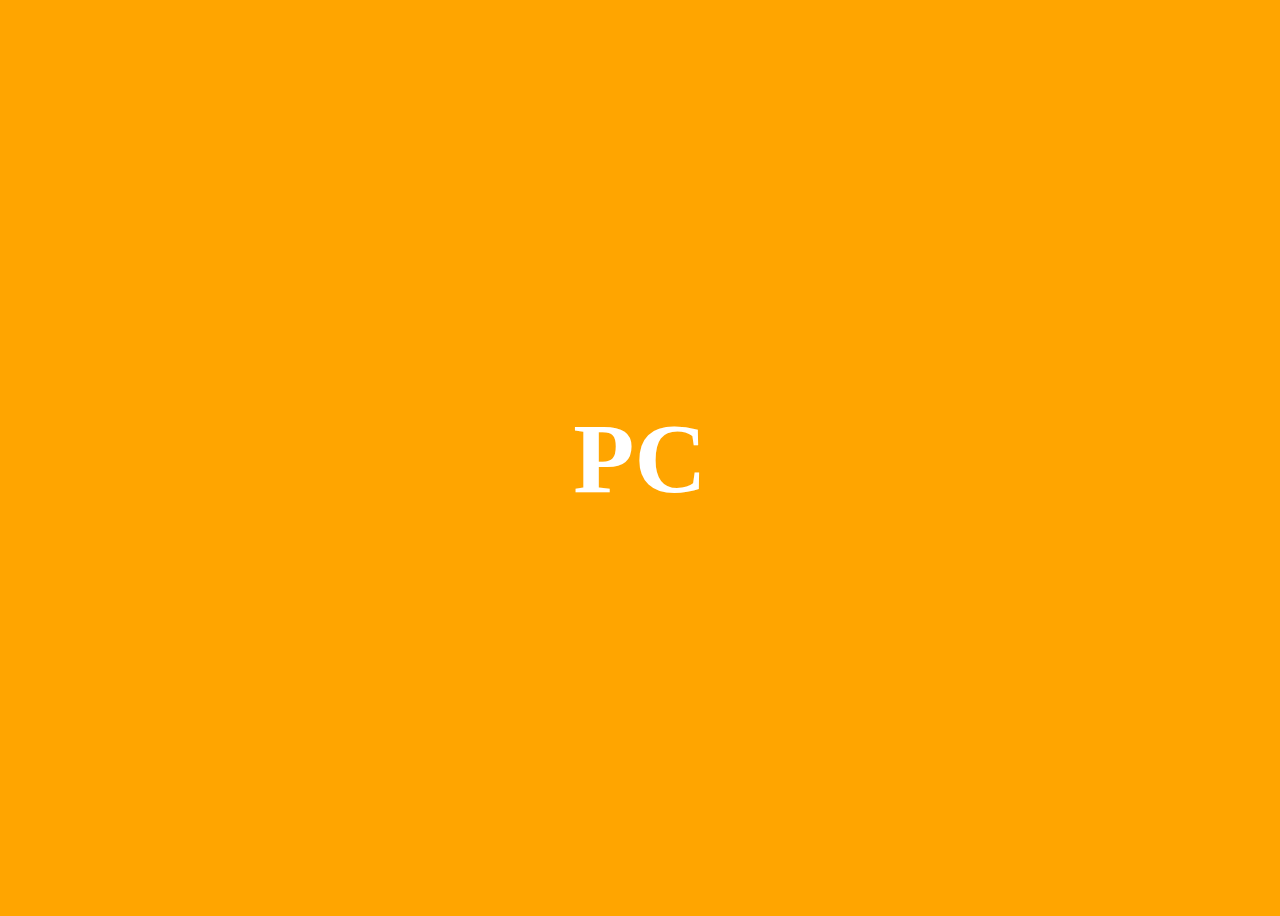
<file: Demo_01/index.html>
<!DOCTYPE html>
<html lang="en">
  <head>
    <meta charset="UTF-8" />
    <meta name="viewport" content="width=device-width, initial-scale=1.0" />
    <link rel="stylesheet" href="style.css" />
    <title>Responsive_demo01</title>
  </head>
  <body>
    <h2 class="mobile">Mobile</h2>
    <h2 class="tablet">Tablet</h2>
    <h2 class="pc">PC</h2>
  </body>
</html>
</file>
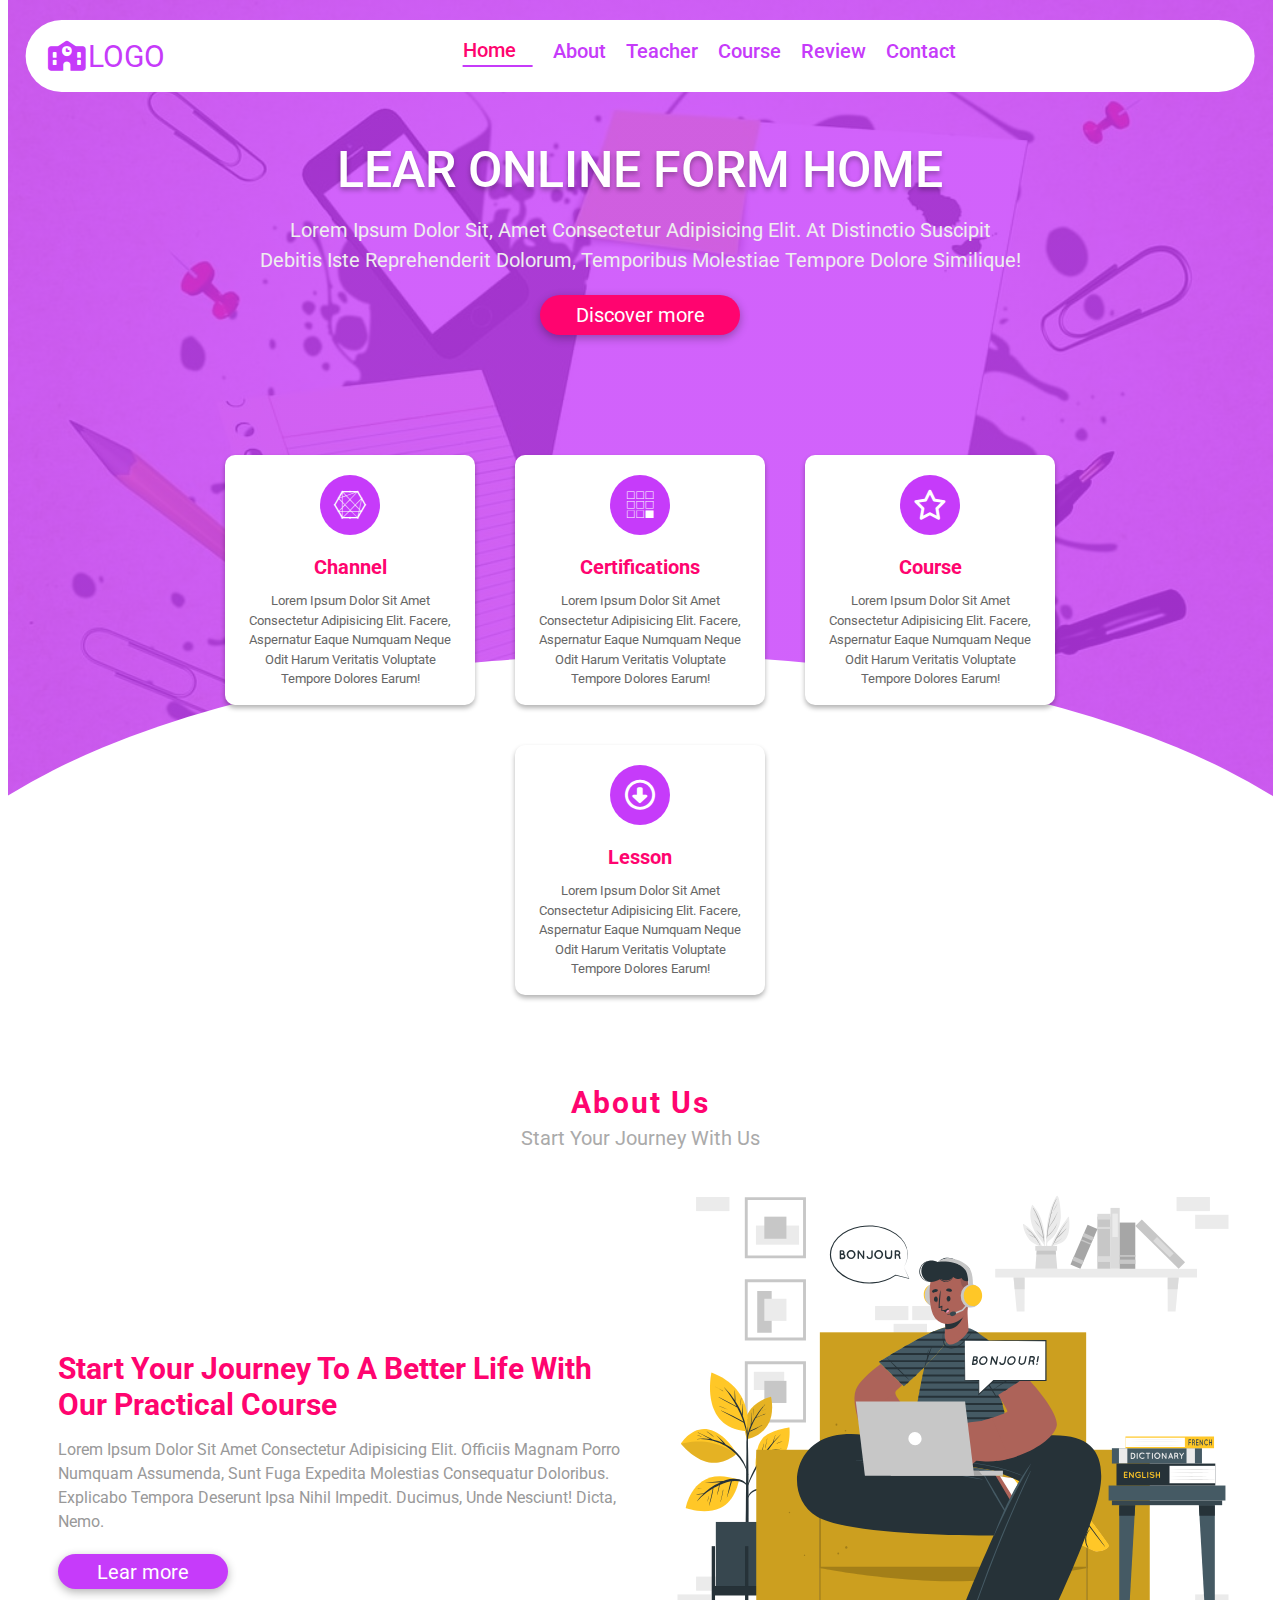
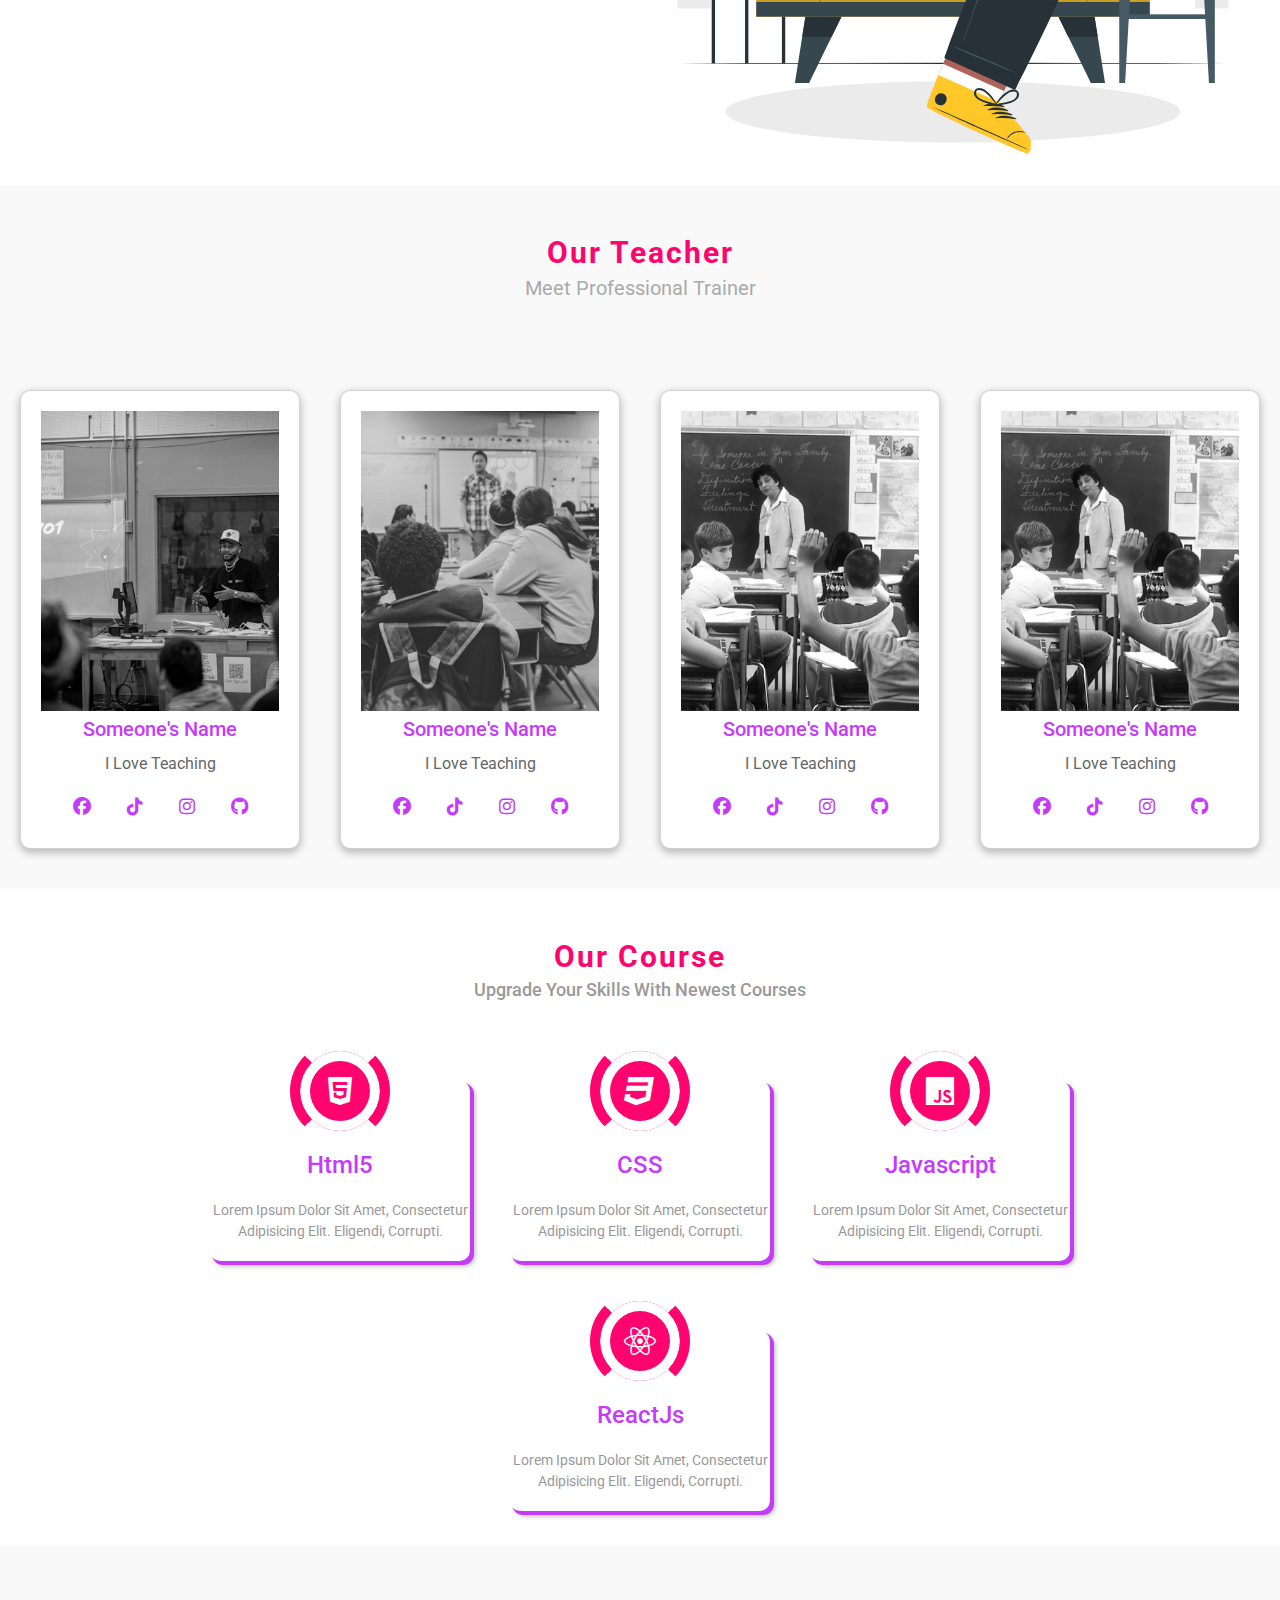
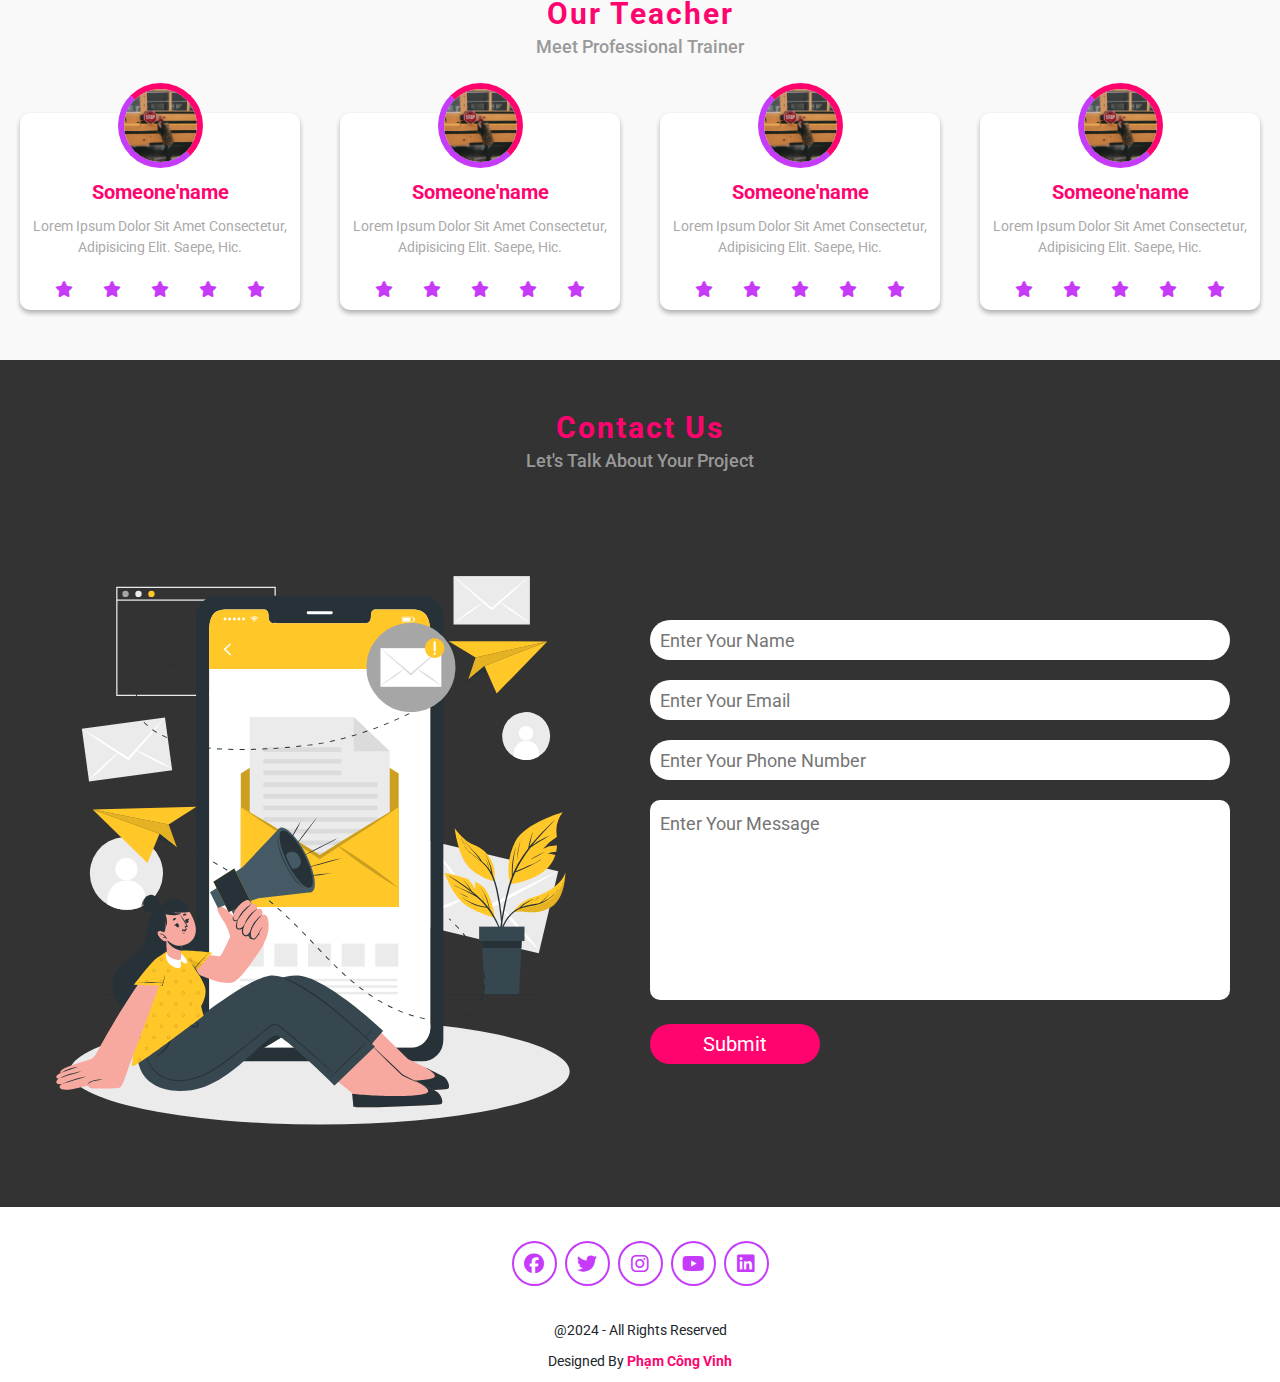
<file: Education/index.html>
<!DOCTYPE html>
<html lang="en">
  <head>
    <meta charset="UTF-8" />
    <meta name="viewport" content="width=device-width, initial-scale=1.0" />
    <!-- Font Roboto -->
    <link rel="preconnect" href="https://fonts.googleapis.com" />
    <link rel="preconnect" href="https://fonts.gstatic.com" crossorigin />
    <link
      href="https://fonts.googleapis.com/css2?family=Roboto:ital,wght@0,100;0,300;0,400;0,500;0,700;0,900;1,100;1,300;1,400;1,500;1,700;1,900&display=swap"
      rel="stylesheet"
    />
    <!-- Font awesome -->
    <link
      rel="stylesheet"
      href="https://cdnjs.cloudflare.com/ajax/libs/font-awesome/6.6.0/css/all.min.css"
    />
    <!-- Bootstrap -->
    <link
      href="https://cdn.jsdelivr.net/npm/bootstrap@5.3.3/dist/css/bootstrap.min.css"
      rel="stylesheet"
      integrity="sha384-QWTKZyjpPEjISv5WaRU9OFeRpok6YctnYmDr5pNlyT2bRjXh0JMhjY6hW+ALEwIH"
      crossorigin="anonymous"
    />
    <link rel="shortcut icon" href="./assets/favicon.png" type="image/x-icon" />
    <!-- Jquery -->
    <script src="https://code.jquery.com/jquery-3.6.0.min.js"></script>
    <link rel="stylesheet" href="./assets/base.css" />
    <link rel="stylesheet" href="./assets/style.css" />
    <link rel="stylesheet" href="./assets/responsive.css" />
    <title>Responsive Education</title>
  </head>
  <body>
    <div class="container-fluid">
      <header class="header">
        <a href="#" class="logo"> <i class="fa-solid fa-school"></i>Logo </a>
        <nav class="navbar">
          <ul>
            <li><a href="#home" class="active">Home</a></li>
            <li><a href="#about active__s">About</a></li>
            <li><a href="#teacher">Teacher</a></li>
            <li><a href="#course">Course</a></li>
            <li><a href="#review">Review</a></li>
            <li><a href="#contact">Contact</a></li>
          </ul>
        </nav>

        <div class="menu-mobile">
          <i class="fa-solid fa-bars"></i>
          <i class="fa-solid fa-xmark icon-close"></i>
        </div>
      </header>

      <!-- Section 02 -->
      <section class="home" id="home">
        <div class="content">
          <h1 class="title">Lear online form home</h1>
          <p class="desc">
            Lorem ipsum dolor sit, amet consectetur adipisicing elit. At
            distinctio suscipit debitis iste reprehenderit dolorum, temporibus
            molestiae tempore dolore similique!
          </p>
          <a href="#"><button class="btn">Discover more</button></a>
        </div>

        <div class="box-container">
          <div class="box">
            <i class="fa-brands fa-connectdevelop"></i>
            <h3 class="title">Channel</h3>
            <p class="desc">
              Lorem ipsum dolor sit amet consectetur adipisicing elit. Facere,
              aspernatur eaque numquam neque odit harum veritatis voluptate
              tempore dolores earum!
            </p>
          </div>
          <div class="box">
            <i class="fa-brands fa-buromobelexperte"></i>
            <h3 class="title">Certifications</h3>
            <p class="desc">
              Lorem ipsum dolor sit amet consectetur adipisicing elit. Facere,
              aspernatur eaque numquam neque odit harum veritatis voluptate
              tempore dolores earum!
            </p>
          </div>
          <div class="box">
            <i class="fa-regular fa-star"></i>
            <h3 class="title">Course</h3>
            <p class="desc">
              Lorem ipsum dolor sit amet consectetur adipisicing elit. Facere,
              aspernatur eaque numquam neque odit harum veritatis voluptate
              tempore dolores earum!
            </p>
          </div>
          <div class="box">
            <i class="fa-regular fa-circle-down"></i>
            <h3 class="title">Lesson</h3>
            <p class="desc">
              Lorem ipsum dolor sit amet consectetur adipisicing elit. Facere,
              aspernatur eaque numquam neque odit harum veritatis voluptate
              tempore dolores earum!
            </p>
          </div>
        </div>
      </section>

      <!-- Section 03 -->
      <section class="about" id="about">
        <h1 class="heading">About Us</h1>
        <h3 class="title">Start your journey with us</h3>

        <div class="wrapper">
          <div class="content">
            <h3>
              Start your journey to a better life with our practical course
            </h3>
            <p>
              Lorem ipsum dolor sit amet consectetur adipisicing elit. Officiis
              magnam porro numquam assumenda, sunt fuga expedita molestias
              consequatur doloribus. Explicabo tempora deserunt ipsa nihil
              impedit. Ducimus, unde nesciunt! Dicta, nemo.
            </p>
            <a href="#"><button>Lear more</button></a>
          </div>

          <div class="about-image">
            <img src="./images/Learning languages-cuate.svg" alt="" />
          </div>
        </div>
      </section>
    </div>

    <!-- Section 04 -->
    <section class="teacher" id="teacher">
      <h1 class="heading">Our Teacher</h1>
      <h3 class="title">Meet professional Trainer</h3>

      <div class="card-container">
        <div class="card">
          <img src="./images/teach.jpg" alt="Teacher" />
          <h3>Someone's name</h3>
          <p>I love teaching</p>
          <div class="icon">
            <i class="fa-brands fa-facebook"></i>
            <i class="fa-brands fa-tiktok"></i>
            <i class="fa-brands fa-instagram"></i>
            <i class="fa-brands fa-github"></i>
          </div>
        </div>
        <div class="card">
          <img src="./images/teach1.jpg" alt="Teacher" />
          <h3>Someone's name</h3>
          <p>I love teaching</p>
          <div class="icon">
            <i class="fa-brands fa-facebook"></i>
            <i class="fa-brands fa-tiktok"></i>
            <i class="fa-brands fa-instagram"></i>
            <i class="fa-brands fa-github"></i>
          </div>
        </div>
        <div class="card">
          <img src="./images/teach2.jpg" alt="Teacher" />
          <h3>Someone's name</h3>
          <p>I love teaching</p>
          <div class="icon">
            <i class="fa-brands fa-facebook"></i>
            <i class="fa-brands fa-tiktok"></i>
            <i class="fa-brands fa-instagram"></i>
            <i class="fa-brands fa-github"></i>
          </div>
        </div>
        <div class="card">
          <img src="./images/teach2.jpg" alt="Teacher" />
          <h3>Someone's name</h3>
          <p>I love teaching</p>
          <div class="icon">
            <i class="fa-brands fa-facebook"></i>
            <i class="fa-brands fa-tiktok"></i>
            <i class="fa-brands fa-instagram"></i>
            <i class="fa-brands fa-github"></i>
          </div>
        </div>
      </div>
    </section>

    <!-- Section 05 -->
    <section class="course" id="course">
      <h1 class="heading">Our Course</h1>
      <h3 class="title" style="text-align: center; color: #999">
        Upgrade your skills with newest courses
      </h3>
      <div class="box-container">
        <div class="box">
          <i class="fa-brands fa-html5"></i>
          <h3>Html5</h3>
          <p>
            Lorem ipsum dolor sit amet, consectetur adipisicing elit. Eligendi,
            corrupti.
          </p>
        </div>
        <div class="box">
          <i class="fa-brands fa-css3"></i>
          <h3>CSS</h3>
          <p>
            Lorem ipsum dolor sit amet, consectetur adipisicing elit. Eligendi,
            corrupti.
          </p>
        </div>
        <div class="box">
          <i class="fa-brands fa-js"></i>
          <h3>Javascript</h3>
          <p>
            Lorem ipsum dolor sit amet, consectetur adipisicing elit. Eligendi,
            corrupti.
          </p>
        </div>
        <div class="box">
          <i class="fa-brands fa-react"></i>
          <h3>ReactJs</h3>
          <p>
            Lorem ipsum dolor sit amet, consectetur adipisicing elit. Eligendi,
            corrupti.
          </p>
        </div>
      </div>
    </section>

    <!-- Section 06 -->
    <section class="review" id="review">
      <h1 class="heading">Our Teacher</h1>
      <h3 class="title" style="text-align: center; color: #999">
        Meet professional Trainer
      </h3>

      <div class="box-container">
        <div class="box">
          <img src="./images/review1.jpg" alt="" />
          <h3>Someone'name</h3>
          <p>
            Lorem ipsum dolor sit amet consectetur, adipisicing elit. Saepe,
            hic.
          </p>
          <div class="icons">
            <i class="fa-regular fa-star"></i>
            <i class="fa-regular fa-star"></i>
            <i class="fa-regular fa-star"></i>
            <i class="fa-regular fa-star"></i>
            <i class="fa-regular fa-star"></i>
          </div>
        </div>
        <div class="box">
          <img src="./images/review1.jpg" alt="" />
          <h3>Someone'name</h3>
          <p>
            Lorem ipsum dolor sit amet consectetur, adipisicing elit. Saepe,
            hic.
          </p>
          <div class="icons">
            <i class="fa-regular fa-star"></i>
            <i class="fa-regular fa-star"></i>
            <i class="fa-regular fa-star"></i>
            <i class="fa-regular fa-star"></i>
            <i class="fa-regular fa-star"></i>
          </div>
        </div>
        <div class="box">
          <img src="./images/review1.jpg" alt="" />
          <h3>Someone'name</h3>
          <p>
            Lorem ipsum dolor sit amet consectetur, adipisicing elit. Saepe,
            hic.
          </p>
          <div class="icons">
            <i class="fa-regular fa-star"></i>
            <i class="fa-regular fa-star"></i>
            <i class="fa-regular fa-star"></i>
            <i class="fa-regular fa-star"></i>
            <i class="fa-regular fa-star"></i>
          </div>
        </div>
        <div class="box">
          <img src="./images/review1.jpg" alt="" />
          <h3>Someone'name</h3>
          <p>
            Lorem ipsum dolor sit amet consectetur, adipisicing elit. Saepe,
            hic.
          </p>
          <div class="icons">
            <i class="fa-regular fa-star"></i>
            <i class="fa-regular fa-star"></i>
            <i class="fa-regular fa-star"></i>
            <i class="fa-regular fa-star"></i>
            <i class="fa-regular fa-star"></i>
          </div>
        </div>
      </div>
    </section>

    <!-- Section 07 -->
    <section class="contact" id="contact">
      <h1 class="heading">Contact Us</h1>
      <h3 class="title" style="text-align: center; color: #999">
        Let's talk about your project
      </h3>
      <div class="rows">
        <div class="image">
          <img src="./images/Email campaign-cuate.svg" alt="" />
        </div>

        <div class="form-contact">
          <form action="">
            <input type="text" name="" id="" placeholder="Enter your name" />
            <input type="email" name="" id="" placeholder="Enter your email" />
            <input
              type="number"
              name=""
              id=""
              placeholder="Enter your phone number"
            />
            <textarea
              name=""
              cols="30"
              rows="18"
              id=""
              placeholder="Enter your message"
            ></textarea>
            <input type="submit" value="Submit" />
          </form>
        </div>
      </div>
    </section>

    <!-- Section 08  -->
    <section class="footer">
      <div class="social-media">
        <a href="https://www.facebook.com/i.padygamy1210"
          ><i class="fa-brands fa-facebook"></i
        ></a>
        <a href="#"><i class="fa-brands fa-twitter"></i></a>
        <a href="https://www.instagram.com/viinhneee/"
          ><i class="fa-brands fa-instagram"></i
        ></a>
        <a href="#"><i class="fa-brands fa-youtube"></i></a>
        <a href="#"><i class="fa-brands fa-linkedin"></i></a>
      </div>
      <p>@2024 - All rights reserved</p>
      <p>
        Designed by
        <a href="https://www.facebook.com/i.padygamy1210">Phạm Công Vinh</a>
      </p>
    </section>
    <script
      src="https://cdn.jsdelivr.net/npm/bootstrap@5.3.3/dist/js/bootstrap.bundle.min.js"
      integrity="sha384-YvpcrYf0tY3lHB60NNkmXc5s9fDVZLESaAA55NDzOxhy9GkcIdslK1eN7N6jIeHz"
      crossorigin="anonymous"
    ></script>
  </body>
  <script src="index.js"></script>
</html>
</file>
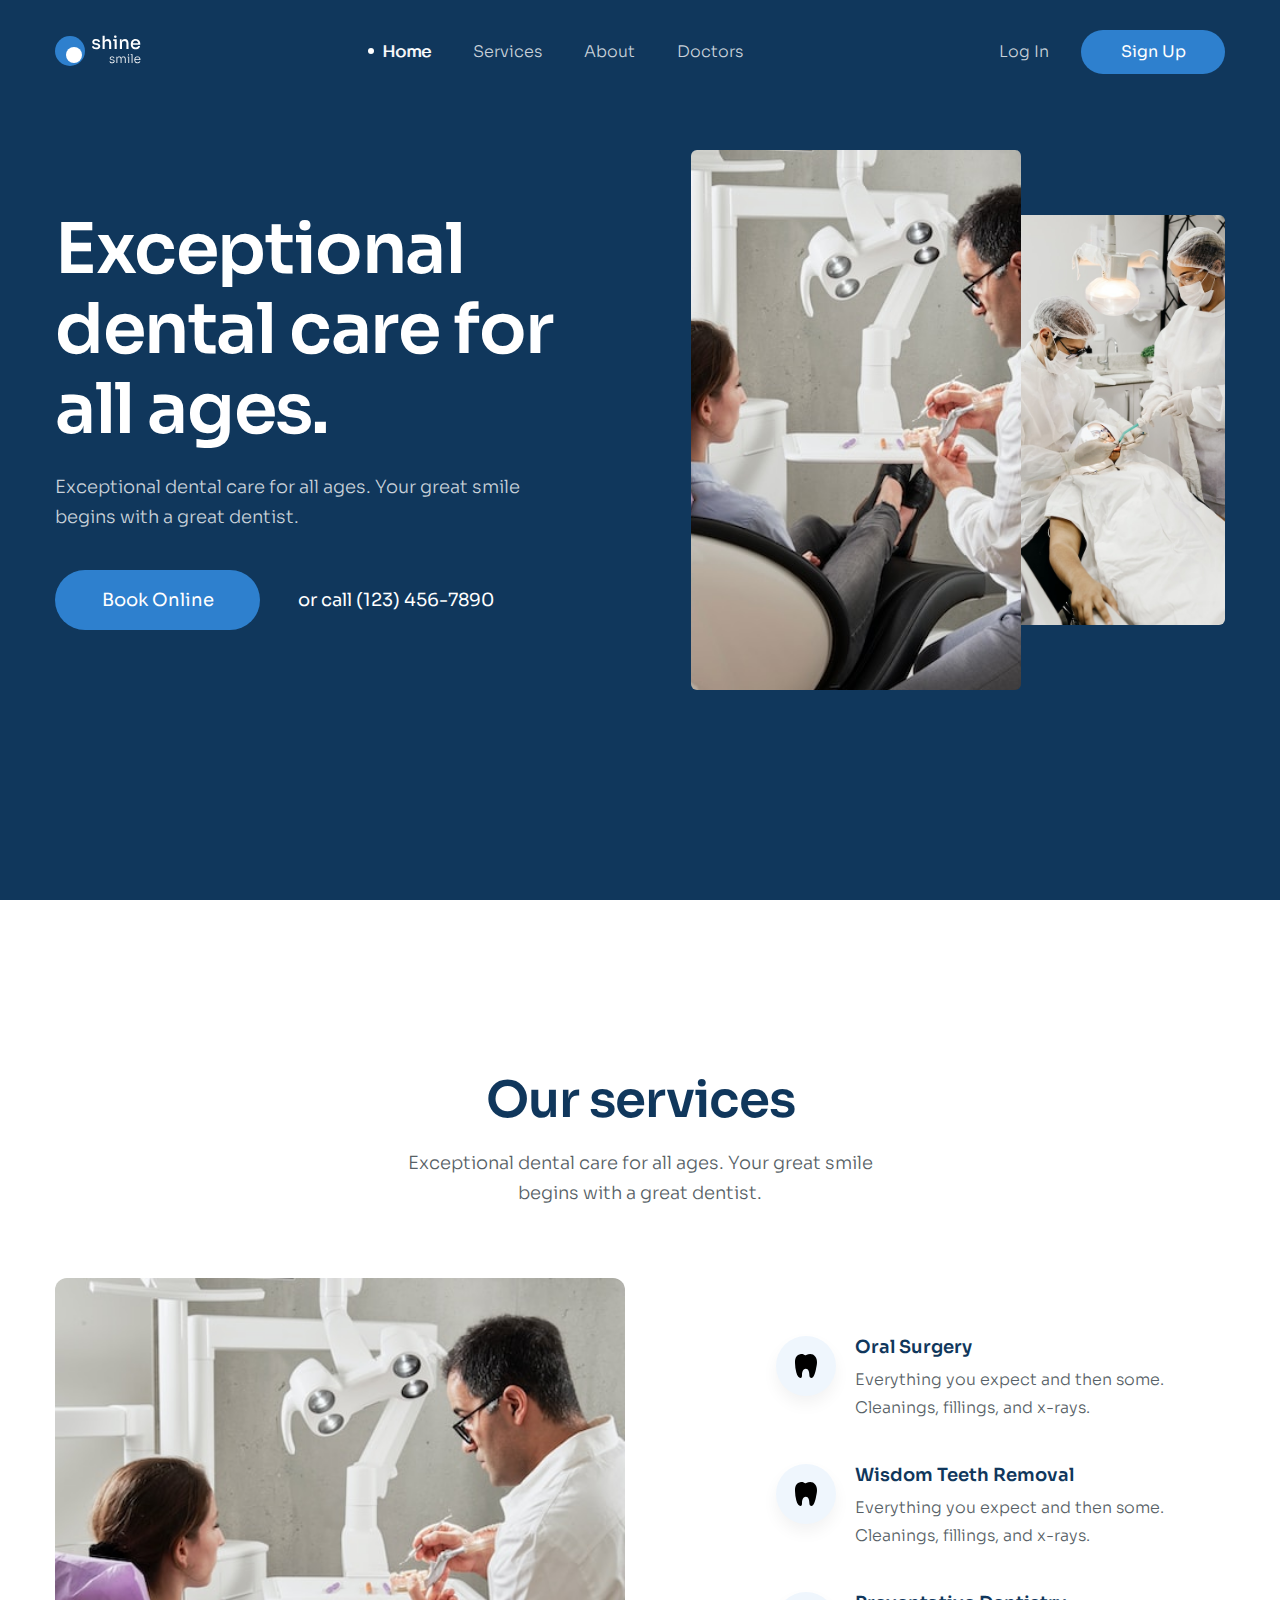
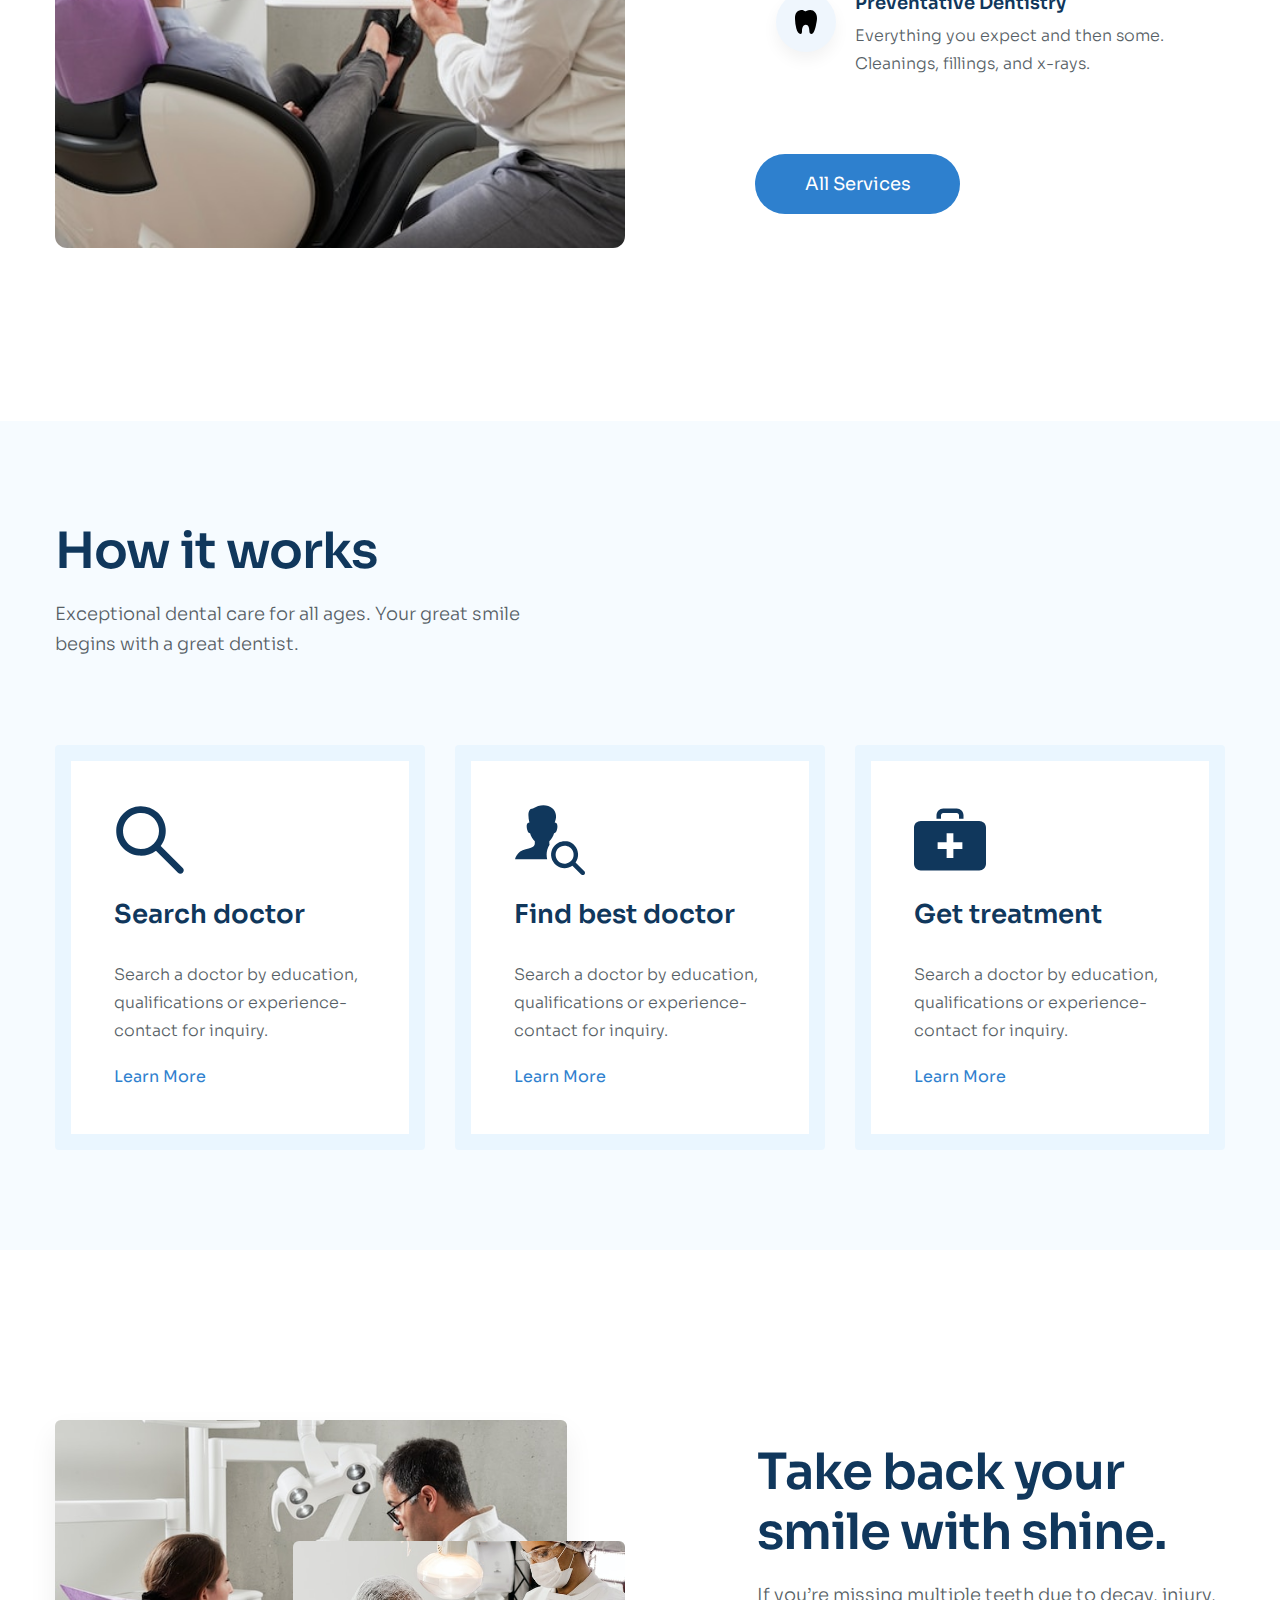
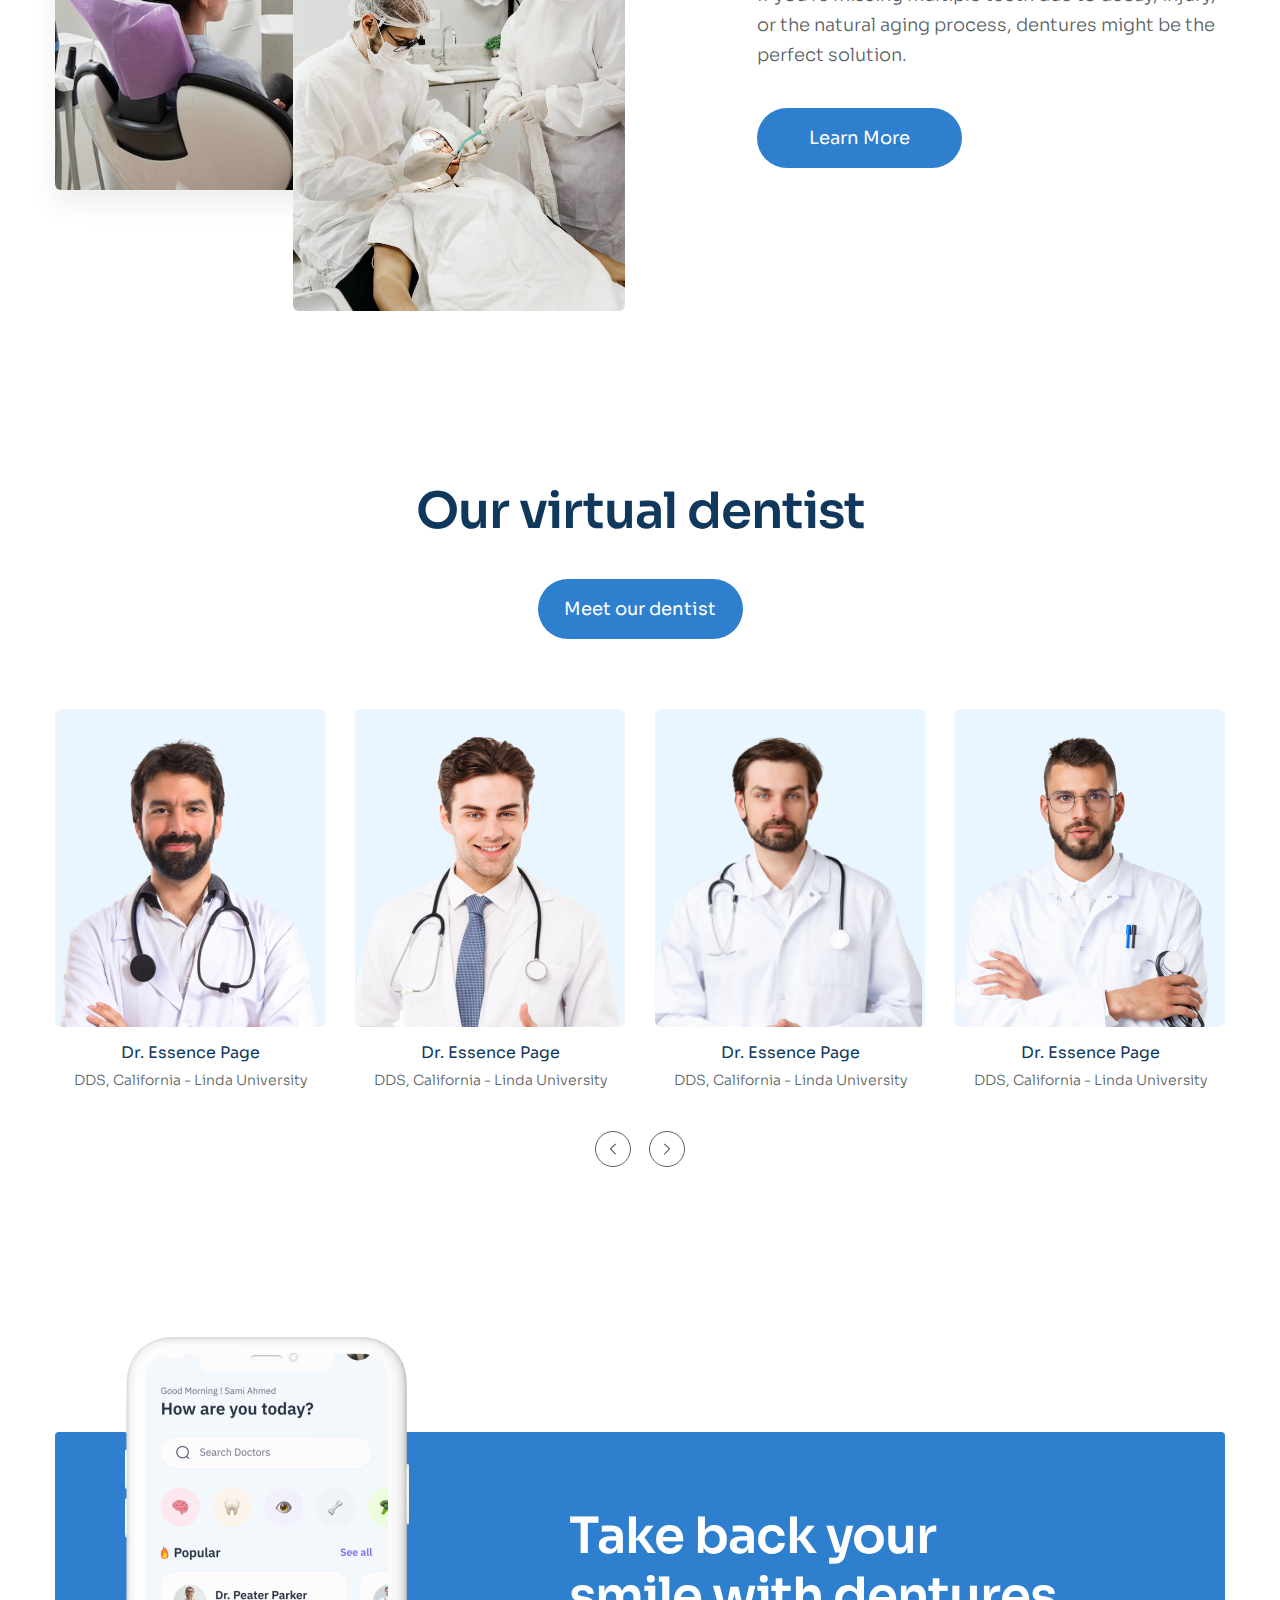
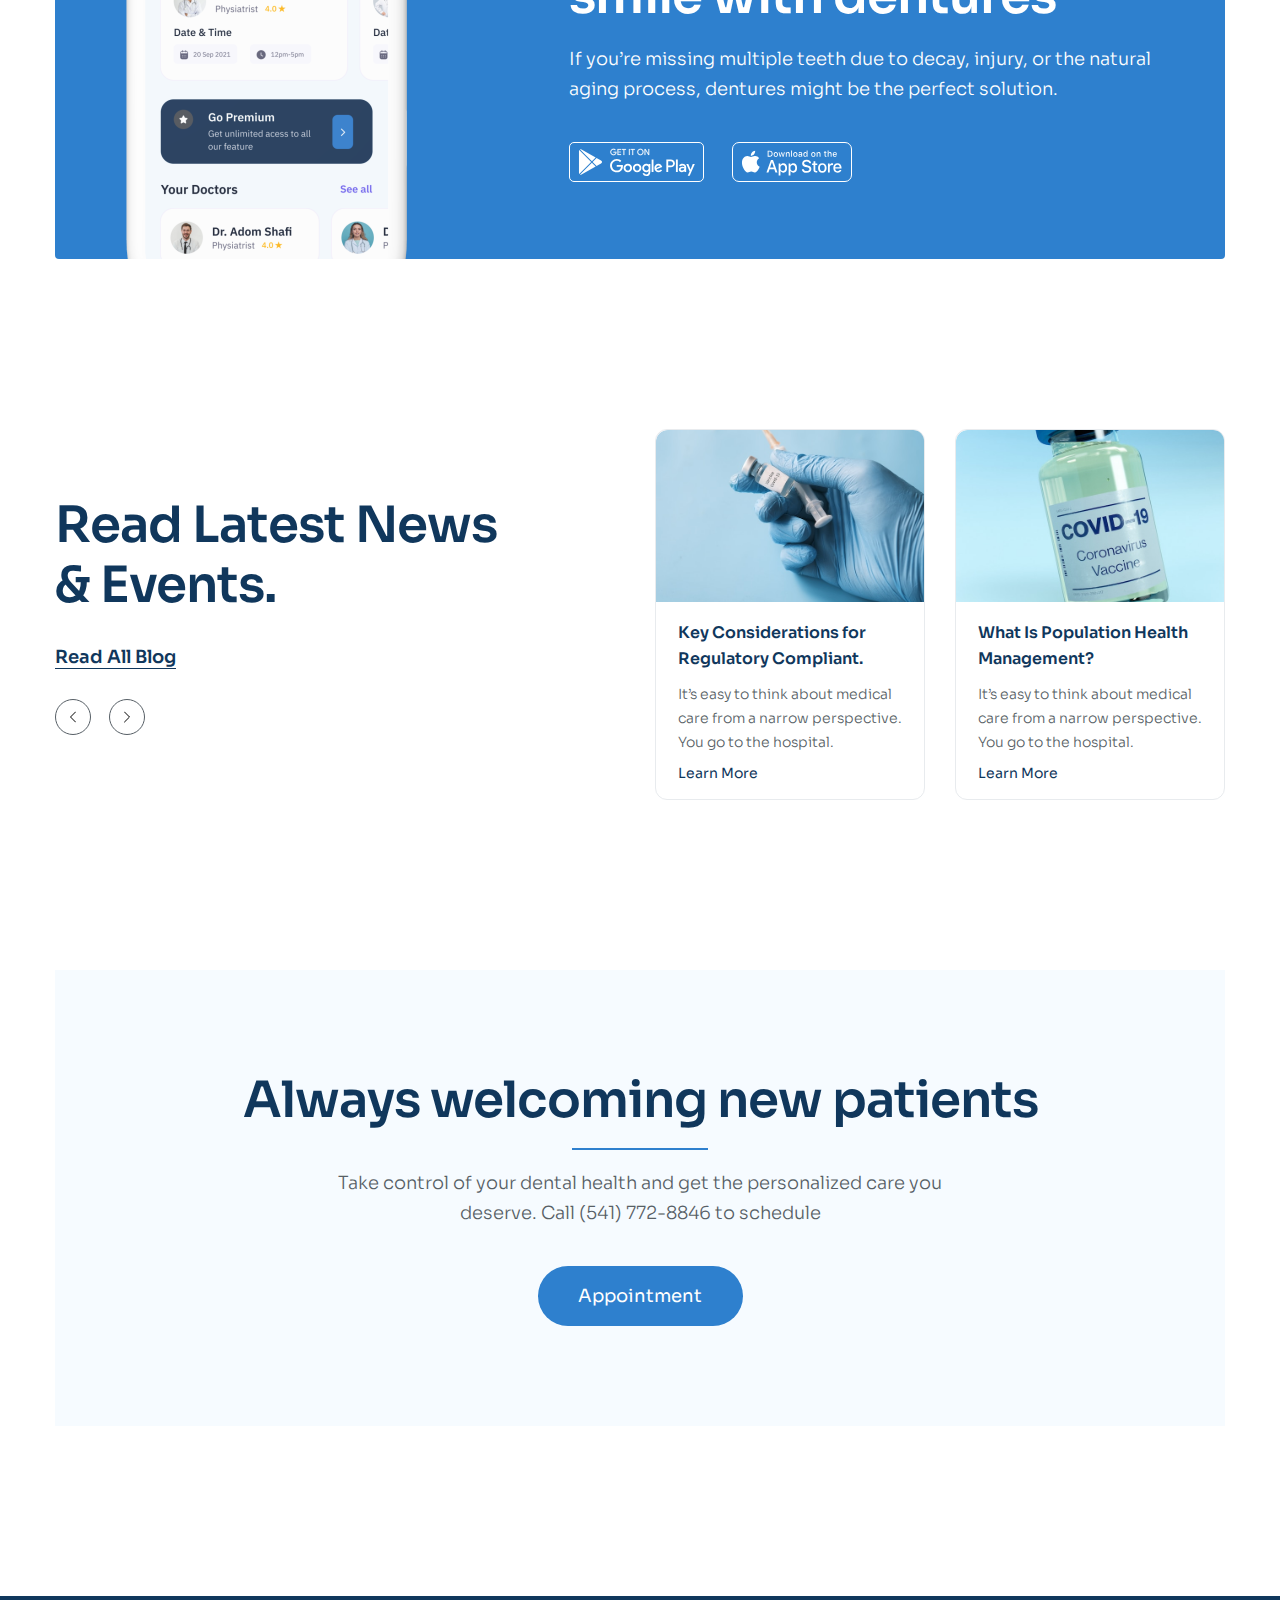
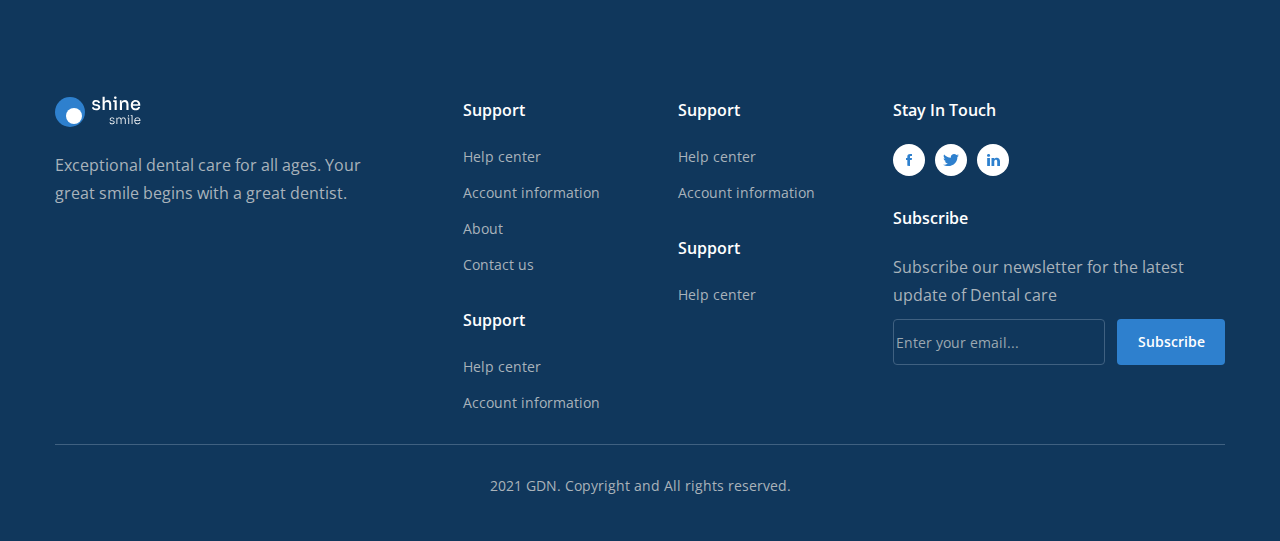
<file: Landing_Page_03/index.html>
<!DOCTYPE html>
<html lang="en">
  <head>
    <meta charset="UTF-8" />
    <meta name="viewport" content="width=device-width, initial-scale=1.0" />
    <!-- add favicon -->
    <link
      rel="shortcut icon"
      href="/F_Shop/assets/img/icon16.png"
      type="image/x-icon"
    />

    <meta name="theme-color" content="#ffffff" />
    <!-- EMBED fonts -->
    <link rel="preconnect" href="https://fonts.googleapis.com" />
    <link rel="preconnect" href="https://fonts.gstatic.com" crossorigin />
    <link
      href="https://fonts.googleapis.com/css2?family=Open+Sans:wght@300;400;500;600;700&family=Sora:wght@300;400;500;600;700;800&display=swap"
      rel="stylesheet"
    />
    <!-- reset css -->
    <link rel="stylesheet" href="./assets/reset.css" />
    <!-- style css -->
    <link rel="stylesheet" href="./assets/style.css" />
    <!-- responsive -->
    <link rel="stylesheet" href="./assets/responsive.css" />
    <title>Shine Doctor</title>
  </head>

  <body>
    <!-- header -->
    <header class="header">
      <div class="container">
        <div class="header-top">
          <!-- logo -->
          <a href="./"
            ><img
              src="./assets/img/logo.svg"
              alt="shine smile"
              class="logo header__logo"
          /></a>
          <!-- nav -->
          <nav class="navbar">
            <ul class="navbar__list" id="navbar__list--pc">
              <li class="navbar__item">
                <a href="#!" class="navbar__link navbar__link--active">Home</a>
              </li>
              <li class="navbar__item">
                <a href="#!" class="navbar__link">Services</a>
              </li>
              <li class="navbar__item">
                <a href="#!" class="navbar__link">About</a>
              </li>
              <li class="navbar__item">
                <a href="#!" class="navbar__link">Doctors</a>
              </li>
            </ul>
          </nav>
          <!-- cta action -->
          <div class="header__action">
            <a href="#!" class="header__action--login">Log In</a>
            <a href="#!" class="btn header__action--signup">Sign Up</a>
          </div>
        </div>

        <!-- hero -->
        <section class="hero">
          <!-- hero left -->
          <section class="hero__content">
            <h1 class="hero__heading">Exceptional dental care for all ages.</h1>
            <p class="hero__desc">
              Exceptional dental care for all ages. Your great smile begins with
              a great dentist.
            </p>
            <div class="hero__row">
              <a href="#!" class="btn">Book Online</a>
              <span class="hero__phone">or call (123) 456-7890</span>
            </div>
          </section>

          <!-- hero right -->
          <div class="hero__media">
            <figure class="hero__images">
              <img
                src="./assets/img/hero-1.jpg"
                alt="Exceptional dental care for all ages."
                class="hero__img hero__img-large"
              />
              <img
                src="./assets/img/hero-2.jpg"
                alt="Exceptional dental care for all ages."
                class="hero__img hero__img-small"
              />
            </figure>
          </div>
        </section>
      </div>
    </header>

    <!-- Tablet/mobile header -->
    <div class="mobile-header">
      <!-- tablet/mobile menu -->
      <input
        type="checkbox"
        name="menu-checkbox"
        id="menu-checkbox"
        class="menu-checkbox"
        hidden
      />
      <label for="menu-checkbox">
        <svg
          class="menu-header__icon"
          xmlns="http://www.w3.org/2000/svg"
          viewBox="0 0 448 512"
        >
          <path
            fill="currentColor"
            d="M0 96C0 78.3 14.3 64 32 64H416c17.7 0 32 14.3 32 32s-14.3 32-32 32H32C14.3 128 0 113.7 0 96zM0 256c0-17.7 14.3-32 32-32H416c17.7 0 32 14.3 32 32s-14.3 32-32 32H32c-17.7 0-32-14.3-32-32zM448 416c0 17.7-14.3 32-32 32H32c-17.7 0-32-14.3-32-32s14.3-32 32-32H416c17.7 0 32 14.3 32 32z"
          />
        </svg>
      </label>

      <!-- overlay -->
      <label for="menu-checkbox" class="menu-overlay"></label>

      <!-- menu content -->
      <div class="menu-drawer">
        <!-- menu top -->
        <div class="menu-drawer__top">
          <!-- logo -->
          <a href="./"
            ><img src="./assets/img/logo.svg" alt="shine smile" class="logo"
          /></a>
          <!-- icon close menu -->
          <label for="menu-checkbox">
            <svg
              class="close__menu"
              xmlns="http://www.w3.org/2000/svg"
              viewBox="0 0 512 512"
            >
              <path
                fill="currentColor"
                d="M256 48a208 208 0 1 1 0 416 208 208 0 1 1 0-416zm0 464A256 256 0 1 0 256 0a256 256 0 1 0 0 512zM175 175c-9.4 9.4-9.4 24.6 0 33.9l47 47-47 47c-9.4 9.4-9.4 24.6 0 33.9s24.6 9.4 33.9 0l47-47 47 47c9.4 9.4 24.6 9.4 33.9 0s9.4-24.6 0-33.9l-47-47 47-47c9.4-9.4 9.4-24.6 0-33.9s-24.6-9.4-33.9 0l-47 47-47-47c-9.4-9.4-24.6-9.4-33.9 0z"
              />
            </svg>
          </label>
        </div>
        <!-- nav mobile -->
        <ul id="navbar__list--mobile"></ul>
        <!-- sử dụng js để copy navbar -->
        <script>
          const navPC = document.querySelector("#navbar__list--pc");
          const navMobile = document.querySelector("#navbar__list--mobile");
          // sao chep
          navMobile.innerHTML = navPC.innerHTML;
        </script>

        <!-- separate ngăn cách  -->
        <div class="separate"></div>
        <!-- cta action -->
        <div class="show-on-mobile">
          <li class="navbar__item">
            <a href="#!" class="navbar__link">Log In</a>
          </li>
          <li class="navbar__item">
            <a href="#!" class="navbar__link">Sign Up</a>
          </li>
        </div>
      </div>
    </div>

    <!-- main -->
    <main>
      <!-- our service -->
      <section class="service">
        <div class="container">
          <h2 class="service__heading section-heading">Our services</h2>
          <p class="service__desc section-desc">
            Exceptional dental care for all ages. Your great smile begins with a
            great dentist.
          </p>

          <div class="service__row">
            <!-- service left -->
            <figure>
              <img
                src="./assets/img/hero-1.jpg"
                alt="Our services"
                class="service__img"
              />
            </figure>
            <!-- service right -->
            <div class="service__list">
              <!-- item 1 -->
              <section class="service-item">
                <div class="service-item__icon">
                  <svg
                    xmlns="http://www.w3.org/2000/svg"
                    width="22"
                    height="24"
                    viewBox="0 0 22 24"
                    fill="none"
                  >
                    <path
                      d="M20.3598 2.63964C17.9506 -0.556131 14.2772 -0.568132 11.2481 1.10682C11.001 1.24657 10.7219 1.31411 10.4406 1.30222C10.1592 1.29033 9.88633 1.19945 9.65105 1.03931C8.49552 0.245717 7.29036 -0.316477 5.13904 0.207462C0.623408 1.3071 0 4.90379 0 8.99816C0.0797353 12.1602 0.500857 15.3032 1.25551 18.3683C2.11836 22.0168 3.90382 24 5.43354 24C6.96326 24 7.00963 22.2204 7.00963 20.8016C7.00963 19.2009 7.39505 14.8009 10.8642 14.8009C13.5317 14.8009 14.3333 18.4013 14.3333 20.8016C14.3329 23.095 15.1722 24 16.6628 24C19.5267 24 20.9796 15.3938 21.3719 13.1237C21.7642 10.8535 22.9882 6.12569 20.3598 2.63964Z"
                      fill="currentColor"
                    />
                  </svg>
                </div>
                <div class="service-item__body">
                  <div class="service-item__heading">Oral Surgery</div>
                  <div class="service-item__desc">
                    Everything you expect and then some. Cleanings, fillings,
                    and x-rays.
                  </div>
                </div>
              </section>

              <!-- item 2 -->
              <section class="service-item">
                <div class="service-item__icon">
                  <svg
                    xmlns="http://www.w3.org/2000/svg"
                    width="22"
                    height="24"
                    viewBox="0 0 22 24"
                    fill="none"
                  >
                    <path
                      d="M20.3598 2.63964C17.9506 -0.556131 14.2772 -0.568132 11.2481 1.10682C11.001 1.24657 10.7219 1.31411 10.4406 1.30222C10.1592 1.29033 9.88633 1.19945 9.65105 1.03931C8.49552 0.245717 7.29036 -0.316477 5.13904 0.207462C0.623408 1.3071 0 4.90379 0 8.99816C0.0797353 12.1602 0.500857 15.3032 1.25551 18.3683C2.11836 22.0168 3.90382 24 5.43354 24C6.96326 24 7.00963 22.2204 7.00963 20.8016C7.00963 19.2009 7.39505 14.8009 10.8642 14.8009C13.5317 14.8009 14.3333 18.4013 14.3333 20.8016C14.3329 23.095 15.1722 24 16.6628 24C19.5267 24 20.9796 15.3938 21.3719 13.1237C21.7642 10.8535 22.9882 6.12569 20.3598 2.63964Z"
                      fill="currentColor"
                    />
                  </svg>
                </div>
                <div class="service-item__body">
                  <div class="service-item__heading">Wisdom Teeth Removal</div>
                  <div class="service-item__desc">
                    Everything you expect and then some. Cleanings, fillings,
                    and x-rays.
                  </div>
                </div>
              </section>

              <!-- item 3 -->
              <section class="service-item">
                <div class="service-item__icon">
                  <svg
                    xmlns="http://www.w3.org/2000/svg"
                    width="22"
                    height="24"
                    viewBox="0 0 22 24"
                    fill="none"
                  >
                    <path
                      d="M20.3598 2.63964C17.9506 -0.556131 14.2772 -0.568132 11.2481 1.10682C11.001 1.24657 10.7219 1.31411 10.4406 1.30222C10.1592 1.29033 9.88633 1.19945 9.65105 1.03931C8.49552 0.245717 7.29036 -0.316477 5.13904 0.207462C0.623408 1.3071 0 4.90379 0 8.99816C0.0797353 12.1602 0.500857 15.3032 1.25551 18.3683C2.11836 22.0168 3.90382 24 5.43354 24C6.96326 24 7.00963 22.2204 7.00963 20.8016C7.00963 19.2009 7.39505 14.8009 10.8642 14.8009C13.5317 14.8009 14.3333 18.4013 14.3333 20.8016C14.3329 23.095 15.1722 24 16.6628 24C19.5267 24 20.9796 15.3938 21.3719 13.1237C21.7642 10.8535 22.9882 6.12569 20.3598 2.63964Z"
                      fill="currentColor"
                    />
                  </svg>
                </div>
                <div class="service-item__body">
                  <div class="service-item__heading">
                    Preventative Dentistry
                  </div>
                  <div class="service-item__desc">
                    Everything you expect and then some. Cleanings, fillings,
                    and x-rays.
                  </div>
                </div>
              </section>
              <a href="#!" class="btn service__btn">All Services</a>
            </div>
          </div>
        </div>
      </section>

      <!-- work -->
      <section class="work">
        <div class="container">
          <h2 class="section-heading">How it works</h2>
          <p class="section-desc work__desc">
            Exceptional dental care for all ages. Your great smile begins with a
            great dentist.
          </p>

          <div class="work__list">
            <!-- work item 1 -->
            <section class="work-item">
              <img
                src="./assets/img/Orion_search.svg"
                alt=""
                class="work-item__icon"
              />
              <h3 class="work-item__heading">Search doctor</h3>
              <p class="work-item__desc">
                Search a doctor by education, qualifications or
                experience-contact for inquiry.
              </p>
              <a href="#!" class="work-item__more">Learn More</a>
            </section>

            <!-- work item 2 -->
            <section class="work-item">
              <img
                src="./assets/img/Orion_find-user.svg"
                alt=""
                class="work-item__icon"
              />
              <h3 class="work-item__heading">Find best doctor</h3>
              <p class="work-item__desc">
                Search a doctor by education, qualifications or
                experience-contact for inquiry.
              </p>
              <a href="#!" class="work-item__more">Learn More</a>
            </section>

            <!-- work item 3 -->
            <section class="work-item">
              <img
                src="./assets/img/Orion_first-aid-kit.svg"
                alt=""
                class="work-item__icon"
              />
              <h3 class="work-item__heading">Get treatment</h3>
              <p class="work-item__desc">
                Search a doctor by education, qualifications or
                experience-contact for inquiry.
              </p>
              <a href="#!" class="work-item__more">Learn More</a>
            </section>
          </div>
        </div>
      </section>

      <!-- about -->
      <section class="about">
        <div class="container">
          <div class="about-row">
            <!-- about left -->
            <div class="about__media">
              <figure class="about__img">
                <img
                  src="./assets/img/hero-1.jpg"
                  alt=""
                  class="about__img--big"
                />
                <img
                  src="./assets/img/hero-2.jpg"
                  alt=""
                  class="about__img--small"
                />
              </figure>
            </div>
            <!-- about right -->
            <section class="about-content">
              <h2 class="section-heading">Take back your smile with shine.</h2>
              <p class="section-desc">
                If you’re missing multiple teeth due to decay, injury, or the
                natural aging process, dentures might be the perfect solution.
              </p>
              <a href="#!" class="btn about-content__btn">Learn More</a>
            </section>
          </div>
        </div>
      </section>

      <!-- team -->
      <section class="team">
        <div class="container">
          <div class="team-header">
            <h2 class="section-heading">Our virtual dentist</h2>
            <a href="#!" class="btn team__cta">Meet our dentist</a>
          </div>

          <div class="team__list">
            <!-- item 1 -->
            <article class="team-item">
              <div class="team-item__img-bg">
                <img
                  src="./assets/img/doc1.png"
                  alt="Dr. Essence Page"
                  class="team-item__thumb"
                />
              </div>

              <h3 class="team-item__name">Dr. Essence Page</h3>
              <p class="team-item__desc">DDS, California - Linda University</p>
            </article>

            <!-- item 2 -->
            <article class="team-item">
              <div class="team-item__img-bg">
                <img
                  src="./assets/img/doc2.png"
                  alt="Dr. Essence Page"
                  class="team-item__thumb"
                />
              </div>

              <h3 class="team-item__name">Dr. Essence Page</h3>
              <p class="team-item__desc">DDS, California - Linda University</p>
            </article>

            <!-- item 3 -->
            <article class="team-item">
              <div class="team-item__img-bg">
                <img
                  src="./assets/img/doc3.png"
                  alt="Dr. Essence Page"
                  class="team-item__thumb"
                />
              </div>

              <h3 class="team-item__name">Dr. Essence Page</h3>
              <p class="team-item__desc">DDS, California - Linda University</p>
            </article>

            <!-- item 4 -->
            <article class="team-item">
              <div class="team-item__img-bg">
                <img
                  src="./assets/img/doc4.png"
                  alt="Dr. Essence Page"
                  class="team-item__thumb"
                />
              </div>

              <h3 class="team-item__name">Dr. Essence Page</h3>
              <p class="team-item__desc">DDS, California - Linda University</p>
            </article>
          </div>

          <div class="control team__control">
            <!-- previous -->
            <button class="control__btn">
              <svg
                class="control-icon"
                xmlns="http://www.w3.org/2000/svg"
                width="6"
                height="12"
                viewBox="0 0 6 12"
                fill="none"
              >
                <path
                  d="M5.5 1L0.5 6L5.5 11"
                  stroke="currentColor"
                  stroke-linecap="round"
                  stroke-linejoin="round"
                />
              </svg>
            </button>
            <!-- next -->
            <button class="control__btn">
              <svg
                class="control-icon control-icon--next"
                xmlns="http://www.w3.org/2000/svg"
                width="6"
                height="12"
                viewBox="0 0 6 12"
                fill="none"
              >
                <path
                  d="M5.5 1L0.5 6L5.5 11"
                  stroke="currentColor"
                  stroke-linecap="round"
                  stroke-linejoin="round"
                />
              </svg>
            </button>
          </div>
        </div>
      </section>

      <!-- install mobile -->
      <section class="install">
        <div class="container">
          <div class="install__inner">
            <!-- install left -->
            <figure>
              <img
                src="./assets/img/Rectangle.png"
                alt=""
                class="install__img"
              />
            </figure>
            <!-- install right -->
            <section class="install__content">
              <h2 class="section-heading install__heading">
                Take back your smile with dentures
              </h2>
              <p class="install__desc">
                If you’re missing multiple teeth due to decay, injury, or the
                natural aging process, dentures might be the perfect solution.
              </p>
              <div class="install__row">
                <a href="#!">
                  <img
                    src="./assets/img/Googleplay.svg"
                    alt=""
                    class="install__btn-img"
                  />
                </a>
                <a href="#!">
                  <img
                    src="./assets/img/Appstore.svg"
                    alt=""
                    class="install__btn-img"
                  />
                </a>
              </div>
            </section>
          </div>
        </div>
      </section>

      <!-- blog -->
      <section class="blog">
        <div class="container">
          <div class="blog__inner">
            <!-- left blog -->
            <section class="blog__content">
              <h2 class="section-heading blog__heading">
                Read Latest News & Events.
              </h2>
              <a href="#!" class="blog__more">Read All Blog</a>

              <div class="control blog__control">
                <!-- previous -->
                <button class="control__btn">
                  <svg
                    class="control-icon"
                    xmlns="http://www.w3.org/2000/svg"
                    width="6"
                    height="12"
                    viewBox="0 0 6 12"
                    fill="none"
                  >
                    <path
                      d="M5.5 1L0.5 6L5.5 11"
                      stroke="currentColor"
                      stroke-linecap="round"
                      stroke-linejoin="round"
                    />
                  </svg>
                </button>
                <!-- next -->
                <button class="control__btn">
                  <svg
                    class="control-icon control-icon--next"
                    xmlns="http://www.w3.org/2000/svg"
                    width="6"
                    height="12"
                    viewBox="0 0 6 12"
                    fill="none"
                  >
                    <path
                      d="M5.5 1L0.5 6L5.5 11"
                      stroke="currentColor"
                      stroke-linecap="round"
                      stroke-linejoin="round"
                    />
                  </svg>
                </button>
              </div>
            </section>
            <!-- right blog -->
            <div class="blog__list">
              <!-- item 1 -->
              <article class="blog-item">
                <figure class="blog-item__wrap">
                  <img
                    src="./assets/img/vac1.jpg"
                    alt="Key Considerations for Regulatory
                                Compliant."
                    class="blog-item__thumb"
                  />
                </figure>
                <section class="blog-item__body">
                  <h3>
                    <a href="#!" class="blog-item__heading"
                      >Key Considerations for Regulatory Compliant.</a
                    >
                  </h3>
                  <p class="blog-item__desc">
                    It’s easy to think about medical care from a narrow
                    perspective. You go to the hospital.
                  </p>
                  <a href="#!" class="blog-item__more">Learn More</a>
                </section>
              </article>

              <!-- item 2 -->
              <article class="blog-item">
                <figure class="blog-item__wrap">
                  <img
                    src="./assets/img/vac2.jpg"
                    alt="Key Considerations for Regulatory
                                Compliant."
                    class="blog-item__thumb"
                  />
                </figure>
                <section class="blog-item__body">
                  <h3>
                    <a href="#!" class="blog-item__heading"
                      >What Is Population Health Management?</a
                    >
                  </h3>
                  <p class="blog-item__desc">
                    It’s easy to think about medical care from a narrow
                    perspective. You go to the hospital.
                  </p>
                  <a href="#!" class="blog-item__more">Learn More</a>
                </section>
              </article>
            </div>
          </div>
        </div>
      </section>

      <!-- appointment -->
      <section class="appointment">
        <div class="container">
          <div class="appointment__inner">
            <h2 class="section-heading appointment__heading">
              Always welcoming new patients
            </h2>
            <p class="section-desc appointment__desc">
              Take control of your dental health and get the personalized care
              you deserve. Call (541) 772-8846 to schedule
            </p>
            <a href="#!" class="btn appointment__btn">Appointment</a>
          </div>
        </div>
      </section>
    </main>

    <!-- footer -->
    <section class="footer">
      <div class="container">
        <!-- top footer -->
        <div class="footer__top">
          <!-- column 1 -->
          <div class="footer__column footer-hidden-tablet">
            <!-- logo -->
            <a href="./"
              ><img src="./assets/img/logo.svg" alt="shine smile" class="logo"
            /></a>
            <p class="footer__desc">
              Exceptional dental care for all ages. Your great smile begins with
              a great dentist.
            </p>
          </div>
          <!-- column 2 -->
          <div class="footer__column">
            <h3 class="footer__heading">Support</h3>
            <ul class="footer__list">
              <li class="footer__item">
                <a href="#!" class="footer__link">Help center</a>
              </li>
              <li class="footer__item">
                <a href="#!" class="footer__link">Account information</a>
              </li>
              <li class="footer__item">
                <a href="#!" class="footer__link">About</a>
              </li>
              <li class="footer__item">
                <a href="#!" class="footer__link">Contact us</a>
              </li>
            </ul>
            <h3 class="footer__heading">Support</h3>
            <ul class="footer__list">
              <li class="footer__item">
                <a href="#!" class="footer__link">Help center</a>
              </li>
              <li class="footer__item">
                <a href="#!" class="footer__link">Account information</a>
              </li>
            </ul>
          </div>
          <!-- column 3 -->
          <div class="footer__column">
            <h3 class="footer__heading">Support</h3>
            <ul class="footer__list">
              <li class="footer__item">
                <a href="#!" class="footer__link">Help center</a>
              </li>
              <li class="footer__item">
                <a href="#!" class="footer__link">Account information</a>
              </li>
            </ul>

            <h3 class="footer__heading">Support</h3>
            <ul class="footer__list">
              <li class="footer__item">
                <a href="#!" class="footer__link">Help center</a>
              </li>
            </ul>
          </div>
          <!-- column 4 -->
          <div class="footer__column">
            <h3 class="footer__heading">Stay In Touch</h3>
            <div class="footer__social">
              <a href="#!" class="footer__social-btn">
                <svg
                  xmlns="http://www.w3.org/2000/svg"
                  width="6"
                  height="12"
                  viewBox="0 0 6 12"
                  fill="none"
                >
                  <path
                    d="M3.98981 11.9358V6.0302H5.76473L6 3.9517H3.98981L3.9928 2.91132C3.9928 2.3692 4.0477 2.07885 4.87783 2.07885H5.98755V0H4.21224C2.07977 0 1.32931 1.00825 1.32931 2.70405V3.95186H0V6.03055H1.32931V11.8521C1.84718 11.9489 2.38257 12 2.93075 12C3.28487 12 3.63863 11.9786 3.98981 11.9358Z"
                    fill="currentColor"
                  />
                </svg>
              </a>
              <a href="#!" class="footer__social-btn">
                <svg
                  xmlns="http://www.w3.org/2000/svg"
                  width="16"
                  height="12"
                  viewBox="0 0 16 12"
                  fill="none"
                >
                  <path
                    d="M16 1.42062C15.405 1.66154 14.771 1.82123 14.11 1.89877C14.79 1.524 15.309 0.935077 15.553 0.225231C14.919 0.574154 14.219 0.820615 13.473 0.958154C12.871 0.366462 12.013 0 11.077 0C9.261 0 7.799 1.36062 7.799 3.02862C7.799 3.26862 7.821 3.49938 7.875 3.71908C5.148 3.59631 2.735 2.38985 1.114 0.552C0.831 1.00523 0.665 1.524 0.665 2.08246C0.665 3.13108 1.25 4.06062 2.122 4.59877C1.595 4.58954 1.078 4.44831 0.64 4.22585C0.64 4.23508 0.64 4.24708 0.64 4.25908C0.64 5.73046 1.777 6.95262 3.268 7.23415C3.001 7.30154 2.71 7.33385 2.408 7.33385C2.198 7.33385 1.986 7.32277 1.787 7.28215C2.212 8.48123 3.418 9.36277 4.852 9.39138C3.736 10.1972 2.319 10.6828 0.785 10.6828C0.516 10.6828 0.258 10.6717 0 10.6412C1.453 11.5062 3.175 12 5.032 12C11.068 12 14.368 7.38462 14.368 3.384C14.368 3.25015 14.363 3.12092 14.356 2.99262C15.007 2.56615 15.554 2.03354 16 1.42062Z"
                    fill="currentColor"
                  />
                </svg>
              </a>
              <a href="#!" class="footer__social-btn">
                <svg
                  xmlns="http://www.w3.org/2000/svg"
                  width="13"
                  height="12"
                  viewBox="0 0 13 12"
                  fill="none"
                >
                  <path
                    d="M0 1.39394C0 0.989891 0.146401 0.656558 0.439189 0.393939C0.731978 0.131309 1.11262 0 1.58108 0C2.04119 0 2.41344 0.129285 2.69788 0.387879C2.99066 0.654545 3.13707 1.00201 3.13707 1.4303C3.13707 1.81818 2.99486 2.14141 2.71042 2.4C2.41764 2.66667 2.03282 2.8 1.55598 2.8H1.54344C1.08333 2.8 0.711072 2.66667 0.426641 2.4C0.142209 2.13333 0 1.79798 0 1.39394ZM0.163127 12V3.90303H2.94884V12H0.163127ZM4.49228 12H7.27799V7.47879C7.27799 7.19595 7.31146 6.97777 7.37838 6.82424C7.49549 6.54949 7.67326 6.31716 7.91168 6.12727C8.1501 5.93737 8.44916 5.84242 8.80888 5.84242C9.74582 5.84242 10.2143 6.45252 10.2143 7.67273V12H13V7.35758C13 6.16161 12.7072 5.25455 12.1216 4.63636C11.536 4.01818 10.7622 3.70909 9.80019 3.70909C8.72104 3.70909 7.88031 4.15758 7.27799 5.05455V5.07879H7.26544L7.27799 5.05455V3.90303H4.49228C4.509 4.16161 4.51737 4.96565 4.51737 6.31515C4.51737 7.66464 4.509 9.55959 4.49228 12Z"
                    fill="currentColor"
                  />
                </svg>
              </a>
            </div>

            <h3 class="footer__heading">Subscribe</h3>
            <p class="footer__desc">
              Subscribe our newsletter for the latest update of Dental care
            </p>

            <form class="footer-form" action="">
              <input
                type="email"
                class="footer-form__input"
                placeholder="Enter your email..."
              />
              <button class="footer-form__submit">Subscribe</button>
            </form>
          </div>
        </div>

        <!-- copyright -->
        <div class="footer__copyright">
          <p class="footer__copyright-text">
            2021 GDN. Copyright and All rights reserved.
          </p>
        </div>
      </div>
    </section>
  </body>
</html>
</file>
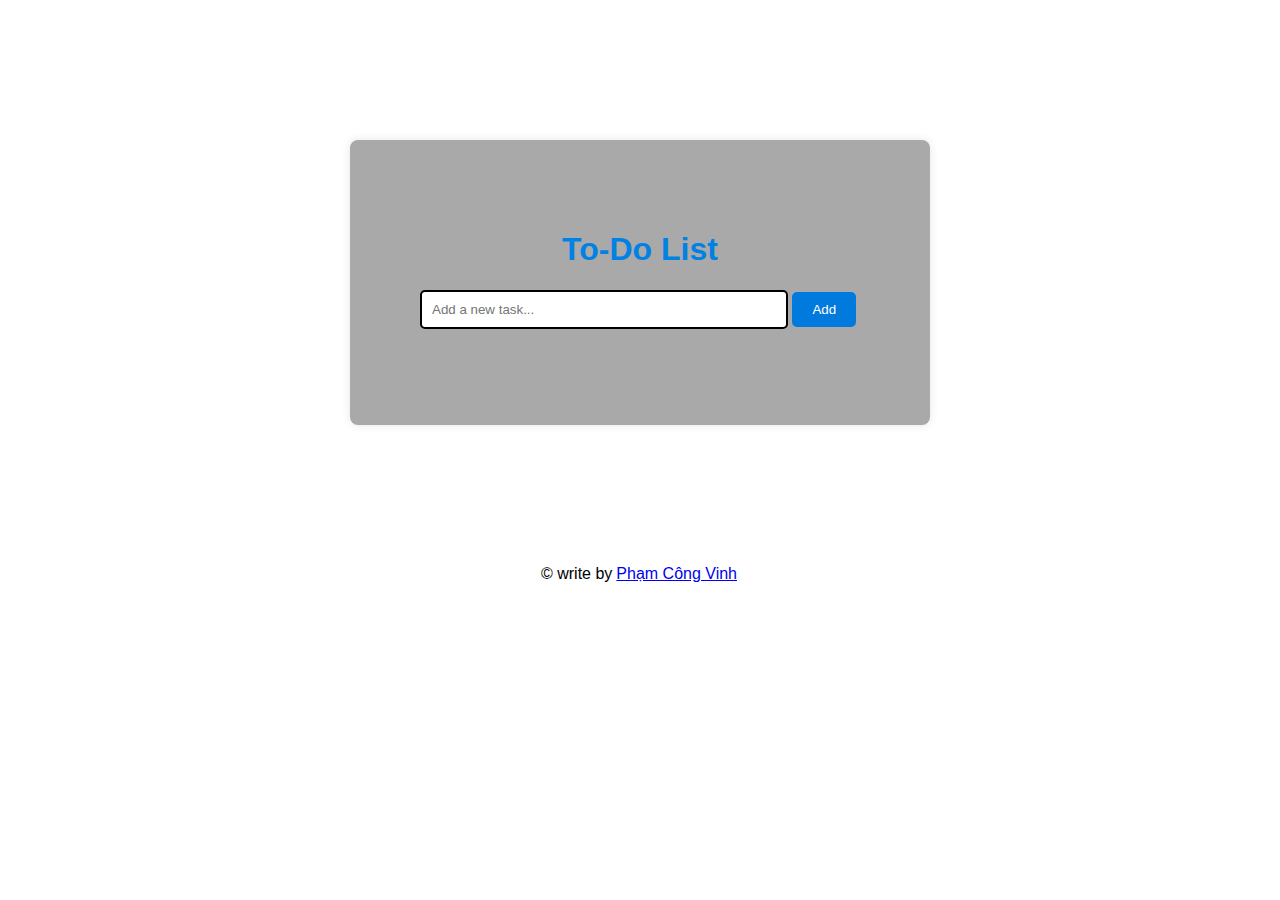
<file: Todo-List/index.html>
<!DOCTYPE html>
<html lang="en">
  <head>
    <meta charset="UTF-8" />
    <meta name="viewport" content="width=device-width, initial-scale=1.0" />
    <title>Advanced To-Do List</title>
    <link rel="shortcut icon" href="logo.png" type="image/x-icon" />
    <link rel="stylesheet" type="text/css" href="style.css" />
    <link rel="stylesheet" href="responsive.css" />
  </head>
  <body>
    <div class="container">
      <h1>To-Do List</h1>
      <input type="text" id="taskInput" placeholder="Add a new task..." />
      <button class="add-btn" onclick="addTask()">Add</button>
      <ul id="taskList"></ul>
    </div>
    <footer class="footer__text">
      &copy write by
      <a
        class="footer__text--link"
        href="https://www.instagram.com/viinhneee/?next=%2F"
      >
        Phạm Công Vinh
      </a>
    </footer>
    <script src="main.js"></script>
  </body>
</html>
</file>
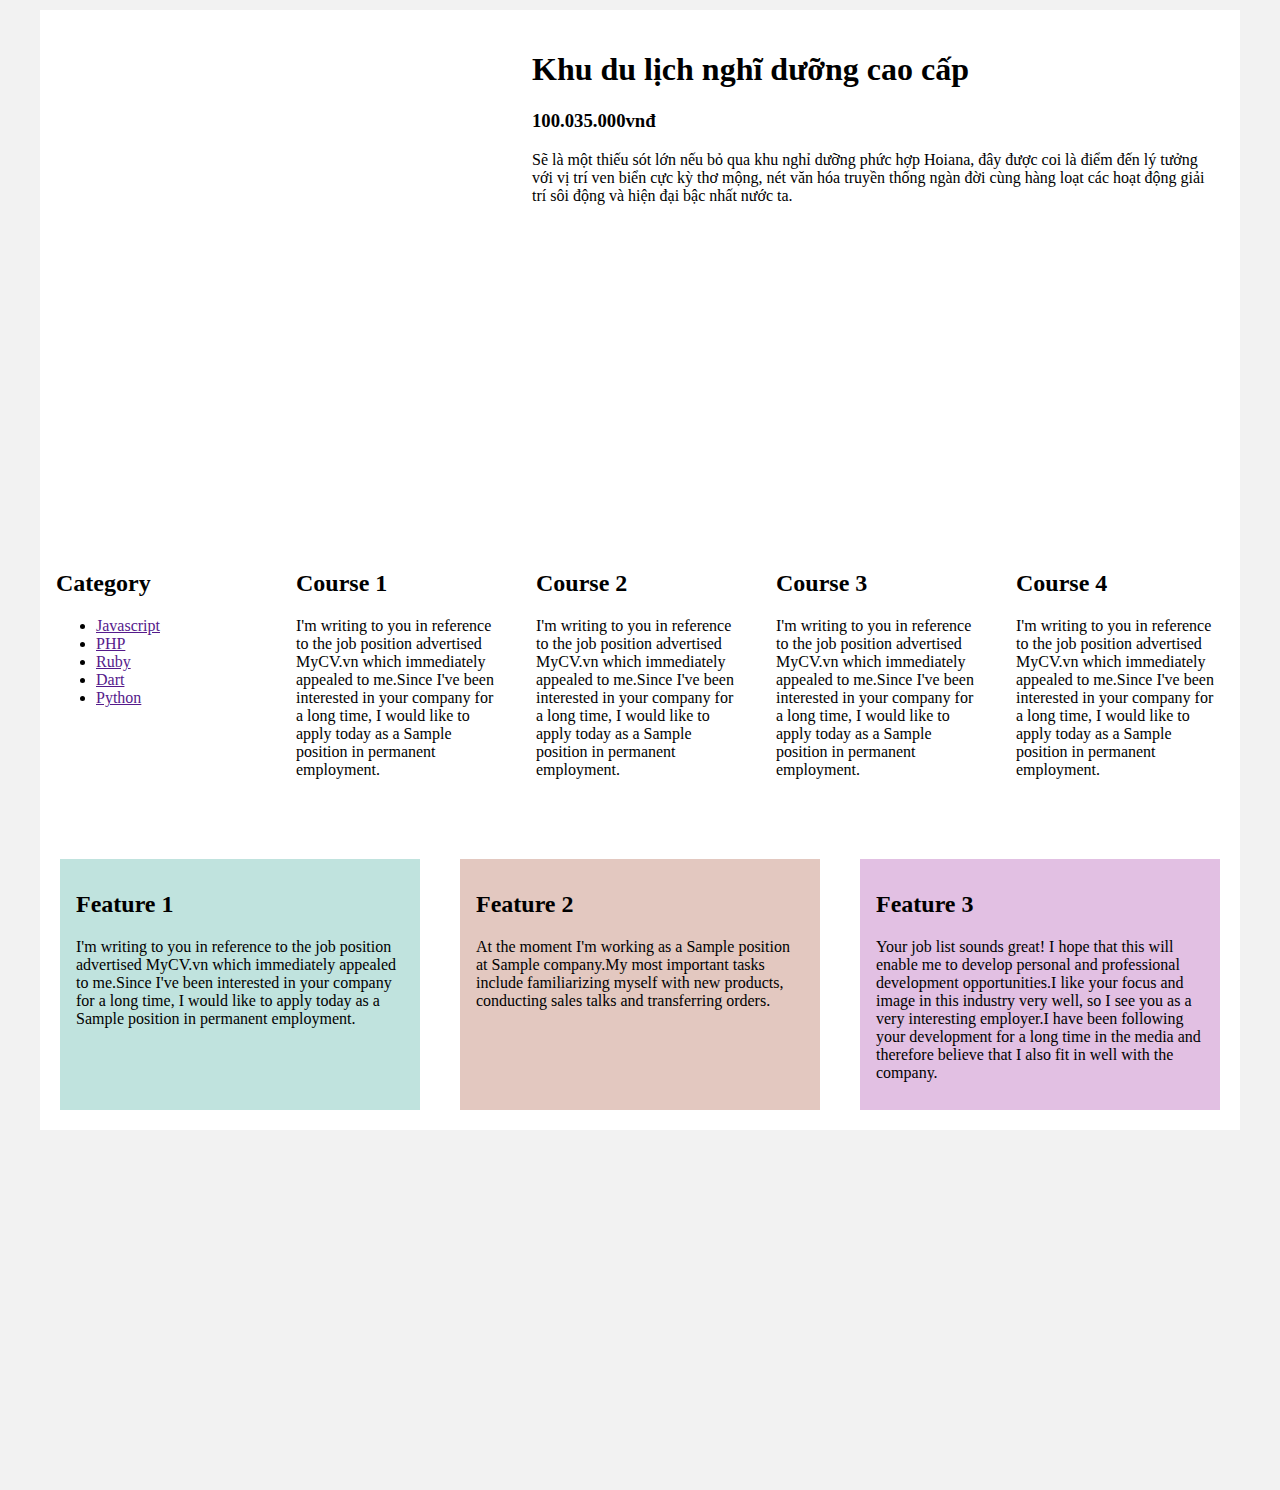
<file: Demo_02/practice.html>
<!DOCTYPE html>
<html lang="en">
  <head>
    <meta charset="UTF-8" />
    <meta name="viewport" content="width=device-width, initial-scale=1.0" />
    <link rel="stylesheet" href="./main.css" />
    <title>Responsive_demo02</title>
  </head>

  <body>
    <div class="main">
      <!-- Product -->
      <div class="main__product">
        <div
          class="main__product-img"
          style="
            background-image: url(https://images.unsplash.com/photo-1714905532906-0b9ec1b22dfa?q=80&w=1886&auto=format&fit=crop&ixlib=rb-4.0.3&ixid=M3wxMjA3fDB8MHxwaG90by1wYWdlfHx8fGVufDB8fHx8fA%3D%3D);
          "
        ></div>

        <div class="main__product-info">
          <h1 class="main__product-name">Khu du lịch nghĩ dưỡng cao cấp</h1>
          <h3 class="main__product-price">100.035.000vnđ</h3>
          <p class="main__product-desc">
            Sẽ là một thiếu sót lớn nếu bỏ qua khu nghỉ dưỡng phức hợp Hoiana,
            đây được coi là điểm đến lý tưởng với vị trí ven biển cực kỳ thơ
            mộng, nét văn hóa truyền thống ngàn đời cùng hàng loạt các hoạt động
            giải trí sôi động và hiện đại bậc nhất nước ta.
          </p>
        </div>
      </div>

      <!-- Column layout -->
      <div class="column-layout">
        <div class="column-layout__category">
          <h2>Category</h2>
          <ul class="column-layout__list">
            <li class="column-layout__item">
              <a href="">Javascript</a>
            </li>
            <li class="column-layout__item">
              <a href="">PHP</a>
            </li>
            <li class="column-layout__item">
              <a href="">Ruby</a>
            </li>
            <li class="column-layout__item">
              <a href="">Dart</a>
            </li>
            <li class="column-layout__item">
              <a href="">Python</a>
            </li>
          </ul>
        </div>

        <div class="column-layout__container">
          <div class="column-item">
            <h2>Course 1</h2>
            <p class="desc">
              I'm writing to you in reference to the job position advertised
              MyCV.vn which immediately appealed to me.Since I've been
              interested in your company for a long time, I would like to apply
              today as a Sample position in permanent employment.
            </p>
          </div>
          <div class="column-item">
            <h2>Course 2</h2>
            <p class="desc">
              I'm writing to you in reference to the job position advertised
              MyCV.vn which immediately appealed to me.Since I've been
              interested in your company for a long time, I would like to apply
              today as a Sample position in permanent employment.
            </p>
          </div>
          <div class="column-item">
            <h2>Course 3</h2>
            <p class="desc">
              I'm writing to you in reference to the job position advertised
              MyCV.vn which immediately appealed to me.Since I've been
              interested in your company for a long time, I would like to apply
              today as a Sample position in permanent employment.
            </p>
          </div>
          <div class="column-item">
            <h2>Course 4</h2>
            <p class="desc">
              I'm writing to you in reference to the job position advertised
              MyCV.vn which immediately appealed to me.Since I've been
              interested in your company for a long time, I would like to apply
              today as a Sample position in permanent employment.
            </p>
          </div>
        </div>
      </div>

      <!-- Feature layout -->
      <div class="feature-layout">
        <div class="feature-item">
          <h2>Feature 1</h2>
          <p>
            I'm writing to you in reference to the job position advertised
            MyCV.vn which immediately appealed to me.Since I've been interested
            in your company for a long time, I would like to apply today as a
            Sample position in permanent employment.
          </p>
        </div>
        <div class="feature-item">
          <h2>Feature 2</h2>
          <p>
            At the moment I'm working as a Sample position at Sample company.My
            most important tasks include familiarizing myself with new products,
            conducting sales talks and transferring orders.
          </p>
        </div>
        <div class="feature-item">
          <h2>Feature 3</h2>
          <p>
            Your job list sounds great! I hope that this will enable me to
            develop personal and professional development opportunities.I like
            your focus and image in this industry very well, so I see you as a
            very interesting employer.I have been following your development for
            a long time in the media and therefore believe that I also fit in
            well with the company.
          </p>
        </div>
      </div>
    </div>
  </body>
</html>
</file>
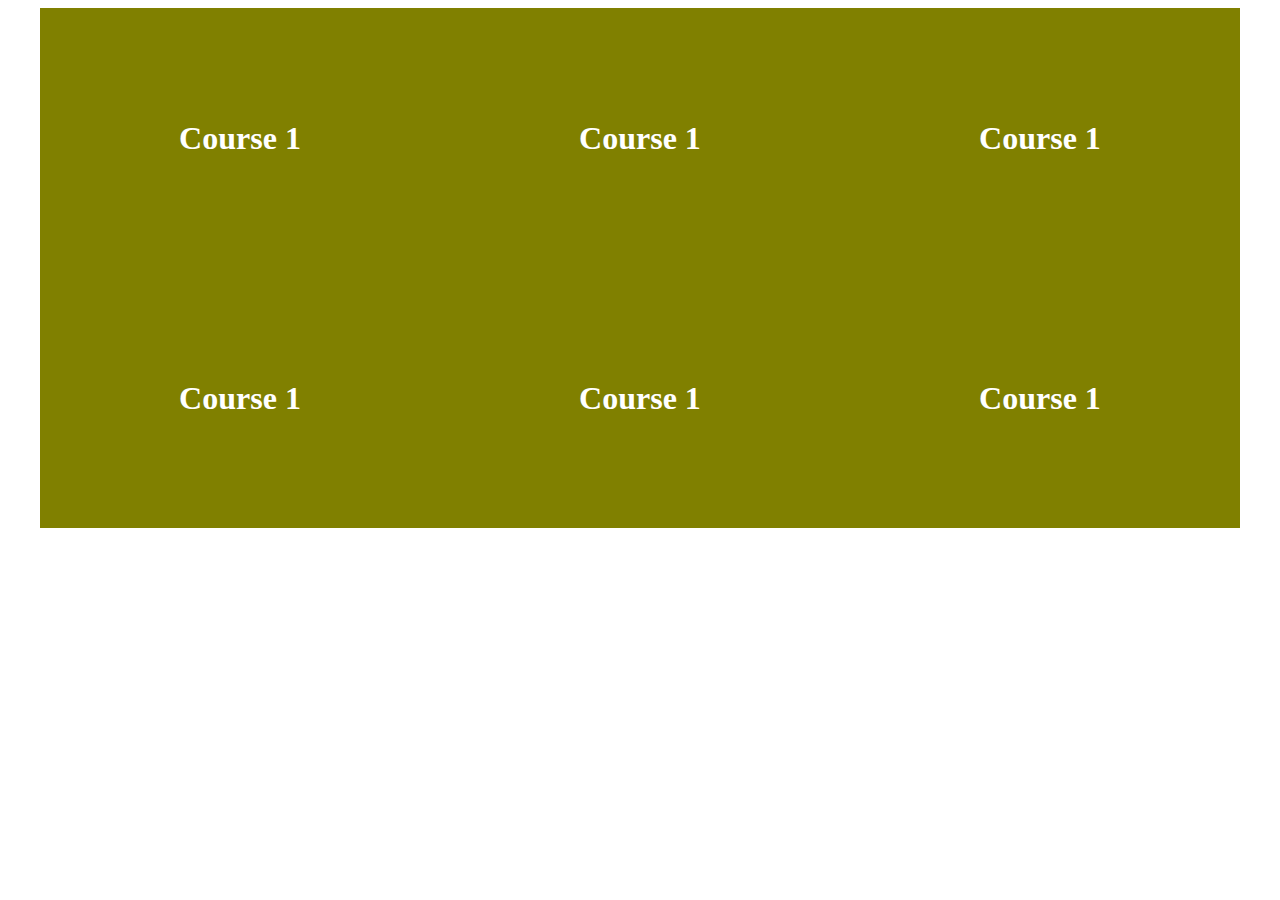
<file: Demo_04/grid_system.html>
<!DOCTYPE html>
<html lang="en">
  <head>
    <meta charset="UTF-8" />
    <meta name="viewport" content="width=device-width, initial-scale=1.0" />
    <link rel="stylesheet" href="grid.css" />
    <title>Grid Systems Layout_01</title>
    <style>
      * {
        box-sizing: border-box;
      }
      .course-item {
        background-color: olive;
        height: 260px;
      }
      h1 {
        color: #fff;
        line-height: 260px;
        text-align: center;
        margin: 0;
      }
      @media (max-width: 1023px) {
        .course-item {
          margin-top: 10px;
        }
      }
      .category {
        background-color: blueviolet;
        height: 260px;
      }
      ul {
        margin-top: 0;
      }
    </style>
  </head>
  <body>
    <!-- Column: .col
       Prefix Class:
          + c -> mobile
          + n -> tablet
          + l->  pc -->
    <div class="grid wide container">
      <div class="row no-gutters">
        <div class="col l-4 m-4 c-6">
          <div class="course-item">
            <h1>Course 1</h1>
          </div>
        </div>
        <div class="col l-4 m-4 c-6">
          <div class="course-item">
            <h1>Course 1</h1>
          </div>
        </div>
        <div class="col l-4 m-4 c-6">
          <div class="course-item">
            <h1>Course 1</h1>
          </div>
        </div>
        <div class="col l-4 m-4 c-6">
          <div class="course-item">
            <h1>Course 1</h1>
          </div>
        </div>
        <div class="col l-4 m-4 c-6">
          <div class="course-item">
            <h1>Course 1</h1>
          </div>
        </div>
        <div class="col l-4 m-4 c-6">
          <div class="course-item">
            <h1>Course 1</h1>
          </div>
        </div>
      </div>
    </div>
  </body>
</html>
</file>
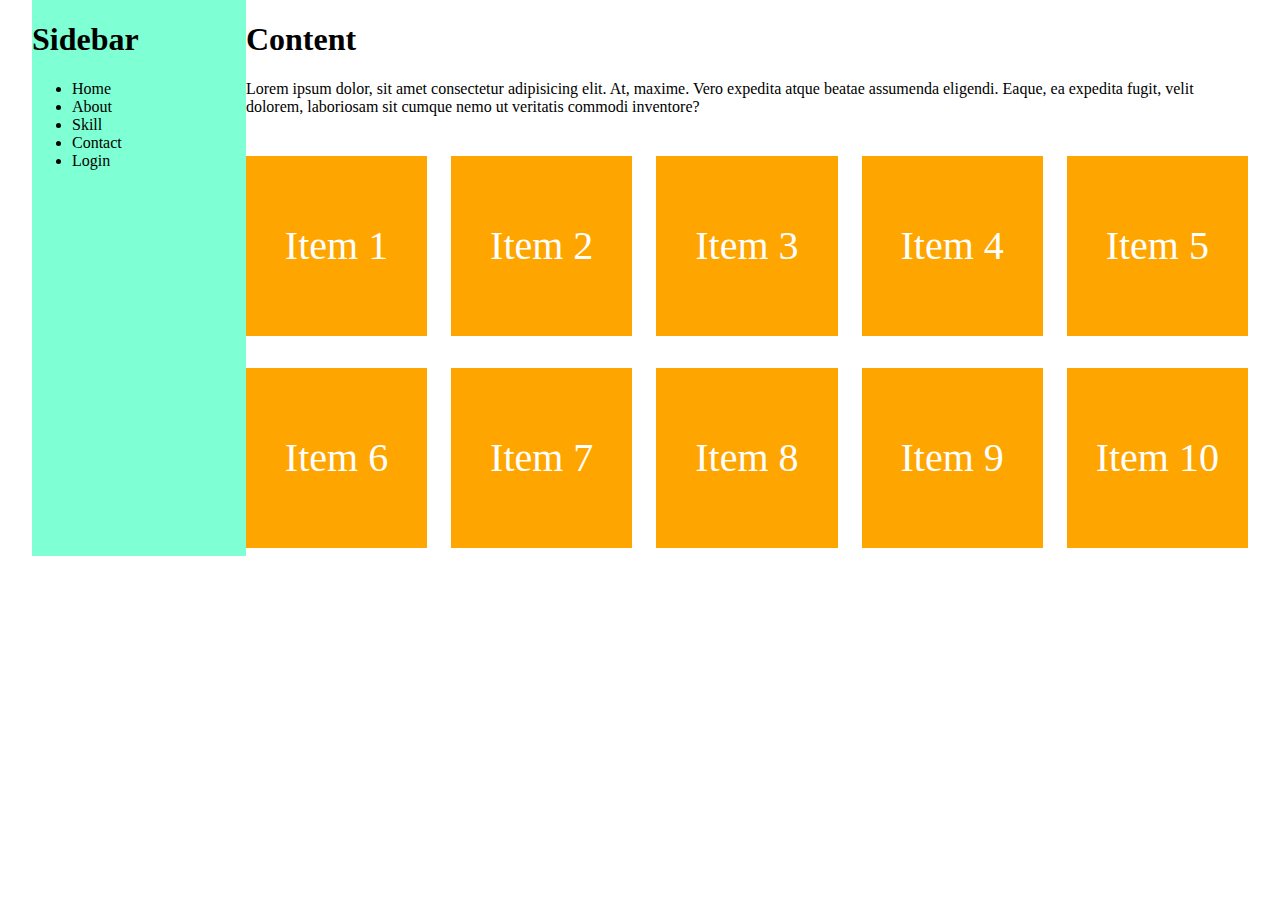
<file: Demo_05/grid_systems.html>
<!DOCTYPE html>
<html lang="en">
  <head>
    <meta charset="UTF-8" />
    <meta name="viewport" content="width=device-width, initial-scale=1.0" />
    <link rel="stylesheet" href="grid.css" />
    <link rel="stylesheet" href="style.css" />
    <title>Demo Grid Systems</title>
    <style>
      * {
        box-sizing: border-box;
      }
      .col {
        text-align: center;
        /* background-color: #ccc;
        background-clip: content-box; */
        margin-top: 8px;
        margin-bottom: 8px;
      }
    </style>
  </head>

  <body>
    <div class="main">
      <div class="sidebar hide-on-tablet hide-on-mobile">
        <h1>Sidebar</h1>
        <ul>
          <li>Home</li>
          <li>About</li>
          <li>Skill</li>
          <li>Contact</li>
          <li>Login</li>
        </ul>
      </div>

      <div class="content">
        <h1>Content</h1>
        <p>
          Lorem ipsum dolor, sit amet consectetur adipisicing elit. At, maxime.
          Vero expedita atque beatae assumenda eligendi. Eaque, ea expedita
          fugit, velit dolorem, laboriosam sit cumque nemo ut veritatis commodi
          inventore?
        </p>

        <!-- Grid content -->
        <div class="grid">
          <div class="row">
            <div class="col l-2-4 m-4 c-12">
              <div class="item">Item 1</div>
            </div>
            <div class="col l-2-4 m-4 c-12">
              <div class="item">Item 2</div>
            </div>
            <div class="col l-2-4 m-4 c-12">
              <div class="item">Item 3</div>
            </div>
            <div class="col l-2-4 m-4 c-12">
              <div class="item">Item 4</div>
            </div>
            <div class="col l-2-4 m-4 c-12">
              <div class="item">Item 5</div>
            </div>
            <div class="col l-2-4 m-4 c-12">
              <div class="item">Item 6</div>
            </div>
            <div class="col l-2-4 m-4 c-12">
              <div class="item">Item 7</div>
            </div>
            <div class="col l-2-4 m-4 c-12">
              <div class="item">Item 8</div>
            </div>
            <div class="col l-2-4 m-4 c-12">
              <div class="item">Item 9</div>
            </div>
            <div class="col l-2-4 m-4 c-12">
              <div class="item">Item 10</div>
            </div>
          </div>
        </div>
      </div>
    </div>
  </body>
</html>
</file>
<file: Demo_01/style.css>
body {
  background-color: orange;
  display: flex;
  height: 100vh;
  align-items: center;
  justify-content: center;
}

.mobile,
.tablet,
.pc {
  margin: auto;
  font-size: 100px;
  color: #fff;
  display: none;
}

/* Mobile: max-width <= 740px */
/* 739px = 46.1875em */
@media only screen and (max-width: 46.1875em) {
  .mobile {
    display: block;
  }
}

/* Tablet: min-width >= 740px and max-width < 1024 */
/* 740px = 46.25em */
/* 1023px = 63.9375em */
@media only screen and (min-width: 46.25em) and (max-width: 63.9375em) {
  .tablet {
    display: block;
  }
}

/* PC: min-width: >= 1024px */
/* 1024px = 64em */
@media only screen and (min-width: 64em) {
  .pc {
    display: block;
  }
}
</file>
<file: Education/assets/base.css>
* {
  margin: 0;
  padding: 0;
  box-sizing: border-box;
  text-decoration: none;
  text-transform: capitalize;
  outline: none;
  font-family: "Roboto", sans-serif;
  list-style: none;
}

a {
  text-decoration: none;
}

ul,
li {
  list-style: none;
}

*::selection {
  background-color: var(--primary-color);
  color: #fff;
}

:root {
  --primary-color: #ff046f;
  --secondary-color: #c63bfa;
}

html {
  font-size: 62.5%;
  overflow-x: hidden;
}

body {
  /* background-color: #333;
  height: 3000px; */
}

header .navbar ul li:first-child {
  display: inline-block;
  border-bottom: 2px solid var(--secondary-color);
  width: 70px;
}

/*  */
</file>
<file: Education/assets/style.css>
header {
  background-color: #fff;
  width: 96%;
  position: fixed;
  top: 2rem;
  left: 50%;
  transform: translateX(-50%);
  border-radius: 5rem;
  display: flex;
  justify-content: space-between;
  align-items: center;
  padding: 1rem 2rem;
  z-index: 100;
  transition: 0.5s;
}

/* Hiệu ứng zoom navbar khi scroll body bằng jQuery */
.header-active {
  top: 0;
  width: 100%;
  border-radius: 0;
  box-shadow: 0 0.1rem 0.3rem rgba(0, 0, 0, 0.3);
}

header .navbar ul {
  display: flex;
  justify-content: space-between;
  align-items: center;
  list-style: none;
}

header .navbar ul li {
  margin: 0 1rem;
}

header .navbar ul li a {
  font-size: 2rem;
  color: var(--secondary-color);
  transition: 0.5s;
  font-weight: 500;
}

header .navbar ul .active,
header .navbar ul li a:hover {
  color: var(--primary-color);
}

header .logo {
  font-size: 3rem;
  text-transform: uppercase;
  color: var(--secondary-color);
}

header .logo i {
  color: var(--secondary-color);
  padding: 0 0.2rem;
}

header .menu-mobile i {
  font-size: 3rem;
  cursor: pointer;
  color: var(--secondary-color);
  display: none;
  transition: 0.2s;
}

header .menu-mobile i:nth-child(2) {
  display: none;
}

header .menu-mobile .icon-close {
  transform: rotate(180deg);
  transition: 0.2s;
}
/* Section 02 */
.home {
  min-height: 100vh;
  background: linear-gradient(rgba(198, 59, 250, 0.8), rgba(198, 59, 250, 0.8)),
    url(../images/bg.jpg);
  background-size: cover;
  background-position: center;
  background-attachment: fixed;
  z-index: 0;
  overflow: hidden;
  position: relative;
}

.home .content {
  display: flex;
  flex-direction: column;
  align-items: center;
  justify-content: center;
  text-align: center;
  padding-top: 14rem;
  padding-bottom: 8rem;
}

.home .content .title {
  font-size: 5rem;
  color: #fff;
  padding: 0 1rem;
  text-shadow: 0 0.3rem 0.5rem rgba(0, 0, 0, 0.3);
  text-transform: uppercase;
}

.home .content .desc {
  font-size: 2rem;
  color: #eee;
  padding: 1rem 25rem;
}

.home .content button {
  height: 4rem;
  width: 20rem;
  border-radius: 5rem;
  background-color: var(--primary-color);
  color: #fff;
  font-size: 2rem;
  cursor: pointer;
  border: none;
  transition: 0.2s;
  box-shadow: 0 0.3rem 1rem rgba(0, 0, 0, 0.3);
}

.home .content button:hover {
  letter-spacing: 0.2rem;
  background: transparent;
  border: 2px solid dodgerblue;
}

.home .content button:active {
  border: 2px solid red;
}

.home .box-container {
  display: flex;
  justify-content: center;
  align-items: center;
  flex-wrap: wrap;
}

.home .box-container .box {
  width: 25rem;
  height: 25rem;
  background: #fff;
  text-align: center;
  border-radius: 1rem;
  box-shadow: 0 0.3rem 0.5rem rgba(0, 0, 0, 0.3);
  margin: 2rem;
  cursor: pointer;
  transition: 0.5s;
}

.home .box-container .box i {
  width: 6rem;
  height: 6rem;
  line-height: 6rem;
  text-align: center;
  border-radius: 50%;
  color: #fff;
  background-color: var(--secondary-color);
  transition: 0.5s;
  font-size: 3rem;
  margin: 2rem 0;
}

.home .box-container .box i:hover {
  opacity: 0.7;
  background-color: var(--primary-color);
  color: #fff;
}

.home .box-container .box:hover h3.title {
  color: var(--secondary-color);
}

.home .box-container .box .title {
  font-size: 2rem;
  color: var(--primary-color);
  font-weight: bold;
  transition: 0.2s;
}

.home .box-container .box .desc {
  font-size: 1.3rem;
  padding: 0.7rem 2rem;
  color: #666;
}

.home .box-container .box:hover {
  transform: translateY(-20px);
  border: 2px solid dodgerblue;
}

.home .box-container .box:active {
  border: 2px solid yellow;
}

.home::before {
  content: "";
  display: block;
  position: absolute;
  bottom: -25rem;
  left: 50%;
  transform: translateX(-50%);
  border-top: 70vh solid #fff;
  width: 120%;
  border-radius: 50%;
  z-index: -1;
}

/* Section 03 */
.heading {
  font-size: 3rem;
  color: var(--primary-color);
  padding: 5rem 1rem 0;
  text-align: center;
  font-weight: bold;
  letter-spacing: 0.2rem;
}

.about h3.title {
  padding: 0 1rem;
  font-size: 2rem;
  text-align: center;
  font-weight: 400;
  color: #aaa;
}

.about .wrapper {
  display: flex;
  align-items: center;
  justify-content: center;
  flex-direction: row;
}

.about-image img {
  height: 70vh;
  width: 50vw;
}
.wrapper .content {
  padding-left: 5rem;
}

.wrapper .content h3 {
  font-size: 3rem;
  font-weight: bold;
  color: var(--primary-color);
}

.wrapper .content p {
  font-size: 1.6rem;
  color: #999;
  padding: 1rem 0;
}

.wrapper .content button {
  height: 3.5rem;
  width: 17rem;
  background: var(--secondary-color);
  color: #fff;
  font-size: 2rem;
  border: none;
  border-radius: 5rem;
  transition: 0.2s;
  box-shadow: 0 0.3rem 1rem rgba(0, 0, 0, 0.3);
}

.about .content button:hover {
  letter-spacing: 0.2rem;
  background: transparent;
  border: 2px solid dodgerblue;
  color: var(--secondary-color);
}

.about .content button:active {
  border: 2px solid red;
}

/* Section 04 */
.teacher h3.title {
  padding: 0 1rem;
  font-size: 2rem;
  text-align: center;
  font-weight: 400;
  color: #aaa;
  margin: 0 0 5rem;
}

.teacher .card-container img {
  height: 70vh;
  width: 50vw;
}
/* 
.teacher .card-container img {
  width: 100%;
  height: 100%;
} */

.teacher {
  background-color: #f9f9f9;
}

.teacher .card-container {
  display: flex;
  align-items: center;
  justify-content: center;
  flex-wrap: wrap;
  padding: 2rem 0;
}

.teacher .card-container .card {
  padding: 2rem;
  margin: 2rem;
  background: #fff;
  text-align: center;
  width: 28rem;
  box-shadow: 0 0.3rem 1rem rgba(0, 0, 0, 0.3);
  border-radius: 10px;
  transition: 0.5s;
}

.teacher .card-container .card:active {
  border: 2px solid gold;
  cursor: pointer;
}

.teacher .card-container .card:hover {
  border: 2px solid blue;
  cursor: pointer;
  transform: translateY(-10px);
}

.teacher .card-container .card img {
  width: 100%;
  height: 30rem;
  object-fit: cover;
  object-position: center;
  filter: grayscale();
  transition: 0.5s;
}

.teacher .card-container .card:hover img {
  filter: grayscale(0);
  cursor: pointer;
}

.teacher .card-container .card h3 {
  font-size: 2rem;
  color: var(--secondary-color);
  padding: 0.6rem 0;
}

.teacher .card-container .card p {
  font-size: 1.6rem;
  color: #666;
}

.teacher .card-container .card .icon {
  display: flex;
  align-items: center;
  justify-content: center;
  gap: 2rem;
}

.teacher .card-container .card .icon i {
  font-size: 1.8rem;
  color: var(--secondary-color);
  padding: 1.2rem 0.8rem;
  cursor: pointer;
  transition: 0.5s;
}

.teacher .card-container .card .icon i:hover {
  color: var(--primary-color);
}

/* Section 05 */
.course .box-container {
  width: 85%;
  display: flex;
  justify-content: center;
  margin: 0 auto;
  padding-top: 4rem;
  flex-wrap: wrap;
}

.course .box-container .box {
  box-shadow: 0.3rem 0.3rem 0 0.1rem var(--secondary-color),
    0.5rem 0.5rem 0.5rem rgba(0, 0, 0, 0.3);
  height: 18rem;
  width: 26rem;
  margin: 3.5rem 2rem;
  text-align: center;
  border-radius: 1rem;
}

.course .box-container .box i {
  width: 10rem;
  height: 10rem;
  line-height: 8rem;
  text-align: center;
  color: #fff;
  border-radius: 50%;
  background-color: var(--primary-color);
  margin-top: -4rem;
  border: 1rem solid #fff;
  border-left: 1rem solid var(--primary-color);
  border-right: 1rem solid var(--primary-color);
  box-shadow: 0 0 0 1rem #fff inset;
  font-size: 3.2rem;
}

.course .box-container .box h3 {
  font-size: 2.4rem;
  color: var(--secondary-color);
  margin: 1rem 0;
}

.course .box-container .box p {
  font-size: 1.4rem;
  color: #999;
  padding: 1rem 0;
}

/* Section 06 */
.review {
  background: #f9f9f9;
}

.review .box-container {
  display: flex;
  justify-content: center;
  flex-wrap: wrap;
}

.review .box-container .box {
  width: 28rem;
  padding-top: 1rem;
  text-align: center;
  box-shadow: 0 0.3rem 0.5rem rgba(0, 0, 0, 0.3);
  background-color: #fff;
  margin: 5rem 2rem;
  border-radius: 10px;
  transition: 0.5s;
  cursor: pointer;
}

.review .box-container .box:hover {
  transform: translateY(-20px);
  border: 2px solid var(--secondary-color);
}

.review .box-container .box:hover h3 {
  color: var(--primary-color);
}

.review .box-container .box:active {
  border: 2px solid var(--primary-color);
}

.review .box-container .box img {
  width: 8.5rem;
  height: 8.5rem;
  object-fit: cover;
  object-position: center;
  border-radius: 50%;
  margin-top: -4rem;
  border: 0.6rem solid var(--primary-color);
  border-left: 0.6rem solid var(--secondary-color);
  border-bottom: 0.6rem solid var(--secondary-color);
}

.review .box-container .box h3 {
  margin: 1.2rem 0 1.2rem;
  color: var(--primary-color);
  font-weight: bold;
  text-align: center;
  font-size: 2rem;
  padding: 0 0.5rem;
}

.review .box-container .box p {
  font-size: 1.4rem;
  color: #aaa;
  padding: 0 1.3rem;
}

.review .box-container .box .icons {
  display: flex;
  /* gap: 2rem; */
  align-items: center;
  justify-content: center;
}

.review .box-container .box .icons i {
  font-size: 1.6rem;
  padding: 1.3rem 1.5rem;
  color: var(--secondary-color);
  cursor: pointer;
  font-weight: bold;
  transition: 0.5s;
  text-align: center;
}

.review .box-container .box .icons i:hover {
  color: var(--secondary-color);
  font-weight: bold;
}

.review .box-container .box .icons i:active {
  color: gold;
  background: transparent;
}

/* Section 07 */
.contact {
  background: #333;
}

.contact .rows {
  display: flex;
  justify-content: center;
  align-items: center;
  padding: 5rem 0;
}

.contact .rows .image img {
  width: 50vw;
  height: 70vh;
}

.contact .rows .form-contact {
  width: 50%;
  padding-right: 6rem;
}

.contact .rows .form-contact input,
textarea {
  height: 4rem;
  width: 100%;
  background: #fff;
  border: none;
  border-radius: 5rem;
  padding: 1rem 0 1rem 1rem;
  margin: 1rem 0 1rem 1rem;
  color: var(--primary-color);
  font-size: 1.8rem;
  transition: 2s linear;
}

.contact .rows .form-contact textarea {
  height: 20rem;
  border-radius: 1rem;
  padding: 1rem;
  resize: none;
}

.contact .rows .form-contact input:focus,
textarea:focus {
  border: 0.2rem solid var(--primary-color);
}

.contact .rows .form-contact input[type="submit"] {
  width: 17rem;
  background-color: var(--primary-color);
  color: #fff;
  cursor: pointer;
  font-size: 2rem;
  transition: 0.2s;
  padding: 0.4rem 0.2rem;
}

.contact .rows .form-contact input[type="submit"]:hover {
  background: none;
  color: var(--secondary-color);
  border: 0.2rem solid var(--primary-color);
}

/* Footer */
.footer {
  text-align: center;
}

.footer .social-media {
  padding: 3rem 0;
  display: flex;
  justify-content: center;
  align-items: center;
}

.footer .social-media a {
  height: 4.5rem;
  width: 4.5rem;
  line-height: 4.3rem;
  text-align: center;
  border-radius: 50%;
  color: var(--secondary-color);
  border: 2px solid var(--secondary-color);
  font-size: 2rem;
  transition: 0.2s linear;
  margin: 0 0.1rem;
  margin: 0.4rem;
}

.footer .social-media a:hover {
  color: #fff;
  background: var(--primary-color);
  border-color: var(--primary-color);
}

.footer p {
  font-size: 1.4rem;
}

.footer p a {
  color: var(--primary-color);
  font-weight: bold;
}
</file>
<file: Education/assets/responsive.css>
@media (max-width: 768px) {
  html {
    font-size: 55%;
  }

  header .menu-mobile i {
    display: block;
  }

  header .menu-mobile i {
    display: block;
  }

  header .navbar {
    position: fixed;
    top: -100rem;
    left: 0;
    width: 100%;
    background-color: #fff;
    border-radius: 1rem;
    display: block;
    opacity: 0;
  }

  header .navbar ul {
    flex-flow: column;
    padding: 2rem 0;
    align-items: center;
  }

  header .navbar ul li {
    margin: 1rem 0;
    width: 100%;
    text-align: center;
  }

  header .navbar ul li a {
    font-size: 3rem;
    display: block;
  }

  /* Khi hover hoặc active */
  .menu-mobile:hover .fa-bars,
  .menu-mobile:active .fa-bars {
    display: none; /* Ẩn icon menu khi hover hoặc active */
  }

  .menu-mobile:hover .fa-xmark,
  .menu-mobile:active .fa-xmark {
    display: block; /* Hiển thị icon close khi hover hoặc active */
  }

  header .navbar {
    top: 5rem;
    opacity: 1;
    transition: 0.5s;
    color: var(--primary-color);
  }

  /* Section 02 */
  .home .content p.desc {
    padding: 1.5rem 2rem;
  }

  .home::before {
    display: none;
  }

  .course .box-containe {
    width: 100%;
  }

  .contact .rows {
    flex-flow: column;
  }

  .contact .rows .image img {
    width: 90vw;
    height: 50vh;
  }

  .contact .rows .form-contact {
    width: 90%;
    padding: 0;
  }
}

@media (max-width: 566px) {
  .about .wrapper {
    flex-wrap: wrap;
    flex-direction: row-reverse;
  }

  .wrapper .content {
    order: 1;
  }

  .wrapper .content button {
    display: block;
    margin-top: 2rem;
    margin: 0 auto 2rem;
  }
}

@media (min-width: 1024px) {
  /* .teacher .card-container {
    display: flex;
    align-items: center;
    justify-content: center;
    flex-wrap: wrap;
    padding: 2rem 0;
    width: calc(98% - 3rem);
    gap: 3rem;
  } */

  /* .teacher .card-container .card {
    width: 35rem;
  } */

  .home .box-container {
    display: flex;
    align-items: center;
    justify-content: center;
    flex-wrap: wrap;
    padding: 2rem 0;
    width: calc(90% - 3rem);

    margin: 0 auto;
  }
}

@media (min-width: 1200px) {
  .home .box-container {
    display: flex;
    align-items: center;
    justify-content: center;
    flex-wrap: wrap;
    padding: 2rem 0;
    width: calc(90% - 3rem);
    /* gap: 3rem; */
    margin: 0 auto;
  }
}
</file>
<file: Landing_Page_03/assets/style.css>
* {
  box-sizing: border-box;
}

:root {
  --header-bg: #10375c;
}

html {
  font-size: 62.5%;
}

body {
  font-size: 1.6rem;
  font-family: "Sora", sans-serif;
}

/* ============== common ================= */
input,
textarea,
select,
button {
  font-family: inherit;
  font-size: inherit;
}

.container {
  width: 1170px;
  max-width: calc(100% - 48px);
  margin: 0 auto;
}

a {
  text-decoration: none;
}

.btn {
  display: inline-block;
  min-width: 205px;
  line-height: 60px;
  background: #2e80ce;
  color: #fff;
  text-align: center;
  font-size: 1.8rem;
  font-style: normal;
  font-weight: 400;
  border-radius: 999px;
}

.btn:hover {
  opacity: 0.9;
}

.section-heading {
  color: #10375c;
  font-size: 5rem;
  font-weight: 600;
  line-height: 1.2;
  letter-spacing: -1px;
}

.section-desc {
  margin-top: 18px;
  color: #575f66;
  font-size: 1.8rem;
  font-weight: 300;
  line-height: 1.67;
}
/* control btn */
.control {
  display: flex;
  column-gap: 18px;
  align-items: center;
}

.control__btn {
  width: 36px;
  height: 36px;
  border-radius: 50%;
  display: flex;
  justify-content: center;
  align-items: center;
  border: 1px solid #575f66;
  background: #fff;
  cursor: pointer;
  transition: 0.25s;
}

.control__btn:hover {
  background: #2e80ce;
  border-color: #2e80ce;
  color: #fff;
}

.control-icon--next {
  rotate: 180deg;
}
/* ================ header ================ */
.header {
  padding-top: 30px;
  background: var(--header-bg);
  min-height: 100vh;
}

.header-top {
  display: flex;
  justify-content: space-between;
  align-items: center;
}

.navbar__list {
  display: flex;
}

.header__action--login,
.navbar__link {
  padding: 8px 21px;
  color: #c9d2da;
  font-size: 1.6rem;
  font-style: normal;
  font-weight: 300;
  line-height: 1.75;
}

.navbar__link:hover,
.navbar__link--active {
  text-shadow: 1px 0 0 currentColor;
  color: #fff;
}

.navbar__link--active::before {
  content: "";
  display: inline-block;
  width: 6px;
  height: 6px;
  border-radius: 50%;
  background: #fff;
  top: -3px;
  position: relative;
  right: 8px;
}

.header__action--signup {
  min-width: 144px;
  line-height: 44px;
  font-size: 1.6rem;
}

.header__action--login {
  margin-right: 7px;
}

/* =================== hero ========================== */
.hero {
  display: flex;
  padding-top: 76px;
  align-items: center;
}

.hero__content {
  width: 44%;
}

.hero__media {
  flex: 1;
}

.hero__heading {
  color: #fff;
  font-size: 7rem;
  font-style: normal;
  font-weight: 600;
  line-height: 1.14;
  letter-spacing: -1.4px;
}

.hero__desc {
  margin-top: 22px;
  color: #c9d2da;
  font-family: Sora;
  font-size: 1.8rem;
  font-weight: 300;
  line-height: 1.67;
}

.hero__row {
  margin-top: 38px;
  display: flex;
  align-items: center;
  column-gap: 38px;
}

.hero__phone {
  color: #fff;
  text-align: center;
  font-size: 1.8rem;
  line-height: 1.67;
}

.hero__images {
  display: flex;
  align-items: center;
  justify-content: flex-end;
}

.hero__img {
  border-radius: 6px;
  object-fit: cover;
}

.hero__img-large {
  width: 330px;
  height: 540px;
  margin-right: -6px;
  z-index: 1;
}

.hero__img-small {
  width: 210px;
  height: 410px;
}

/* =================== service ========================== */
.service {
  padding: 170px 0;
  background: #fff;
}

.service__heading,
.service__desc {
  text-align: center;
}

.service__desc {
  width: 468px;
  margin: 18px auto 0;
}

.service__row {
  margin-top: 70px;
  display: flex;
  justify-content: space-between;
  align-items: center;
}

.service__img {
  width: 570px;
  height: 570px;
  border-radius: 12px;
  object-fit: cover;
}

.service-item {
  padding: 21px;
  display: flex;
  width: 470px;
  border-radius: 10px;
  background: #fff;
  transition: 0.25s;
}

.service-item:hover {
  position: relative;
  box-shadow: 0px 14px 28px 0px rgba(0, 0, 0, 0.05);
}

.service-item:hover .service-item__icon {
  color: #fff;
  background: #2e80ce;
}

.service-item__icon {
  width: 60px;
  height: 60px;
  border-radius: 30px;
  background: #eff6fd;
  box-shadow: 0px 8px 16px 0px rgba(0, 0, 0, 0.05);
  display: flex;
  justify-content: center;
  align-items: center;
  flex-shrink: 0;
  margin-right: 19px;
  transition: 0.25s;
}

.service-item__heading {
  color: #10375c;
  font-size: 1.8rem;
  font-weight: 600;
  line-height: normal;
}

.service-item__desc {
  margin-top: 8px;
  color: #575f66;
  font-size: 1.6rem;
  font-weight: 300;
  line-height: 1.75;
}

.service__btn {
  margin-top: 55px;
}

/* =================== work ========================== */
.work {
  background: #f6fbff;
  padding: 100px 0;
}

.work__desc {
  width: 468px;
}

.work__list {
  margin-top: 86px;
  display: grid;
  grid-template-columns: repeat(3, 1fr);
  column-gap: 30px;
}

.work-item {
  padding: 43px;
  border-radius: 4px;
  background: #fff;
  border: 16px solid #eaf6ff;
  transition: 0.25s;
}

.work-item:hover {
  border-color: #2e80ce;
  transform: translateY(-16px);
}

.work-item__heading {
  margin-top: 18px;
  color: #10375c;
  font-size: 2.6rem;
  font-weight: 600;
  line-height: 1.38;
}

.work-item__desc {
  margin-top: 28px;
  color: #575f66;
  font-size: 1.6rem;
  font-weight: 300;
  line-height: 1.75;
}

.work-item__more {
  margin-top: 18px;
  display: inline-block;
  color: #2e80ce;
  font-size: 1.6rem;
  font-weight: 400;
  line-height: 1.75;
}

/* =================== about ========================== */
.about {
  margin-top: 85px;
  padding: 85px 0 206px;
}

.about-row {
  display: flex;
  justify-content: space-between;
  align-items: center;
}

.about__media {
  width: 49%;
}

.about-content {
  width: 40%;
}

.about__img {
  position: relative;
}

.about__img--big {
  display: flex;
  object-fit: cover;
  width: 512px;
  height: 370px;
  border-radius: 6px;
  box-shadow: 0px 14px 28px 0px rgba(0, 0, 0, 0.07);
}

.about__img--small {
  position: absolute;
  top: 121px;
  left: 238px;
  object-fit: cover;
  width: 332px;
  height: 370px;
  border-radius: 6px;
}

.about-content__btn {
  margin-top: 38px;
}

/* =================== team ========================== */
.team {
  padding: 85px 0;
}

.team-header {
  text-align: center;
  margin: 0 auto;
}

.team__cta {
  margin-top: 38px;
}

.team__list {
  margin-top: 70px;
  column-gap: 30px;
  display: grid;
  grid-template-columns: repeat(4, 1fr);
}

.team-item__thumb {
  height: 290px;
  max-width: 100%;
  object-fit: cover;
  display: block;
  transition: 0.5s;
}

.team-item__img-bg {
  border-radius: 6px;
  background: #eaf6ff;
  padding-top: 28px;
  overflow: hidden;
}

.team-item:hover .team-item__thumb {
  transform: scale(1.1);
}

.team-item__name {
  margin-top: 12px;
  color: #10375c;
  text-align: center;
  font-size: 1.6rem;
  line-height: 1.75;
}

.team-item__desc {
  color: #575f66;
  text-align: center;
  font-size: 1.4rem;
  font-weight: 300;
  line-height: 1.86;
}

.team__control {
  margin-top: 38px;
  justify-content: center;
}

/* ======================== install ===================== */
.install__inner {
  margin: 180px 0 85px;
  position: relative;
  display: flex;
  align-items: center;
  justify-content: space-between;
  padding: 0 70px;
  height: 427px;
  border-radius: 4px;
  background: #2e80ce;
}

.install__img {
  position: absolute;
  bottom: 0;
  width: 284px;
  height: 522px;
  object-fit: cover;
}

.install__content {
  min-width: 586px;
}

.install__heading {
  color: #fff;
  max-width: 489px;
}

.install__desc {
  margin-top: 18px;
  max-width: 586px;
  color: #fff;
  font-size: 1.8rem;
  font-weight: 300;
  line-height: 1.67;
}

.install__row {
  margin-top: 38px;
  display: flex;
  column-gap: 28px;
  align-items: center;
}

/* ======================== blog ===================== */
.blog {
  padding: 85px 0;
  background: #fff;
}

.blog__inner {
  display: flex;
  justify-content: space-between;
  align-items: center;
}

.blog__content {
  width: 40%;
}

.blog__heading {
  max-width: 470px;
}

.blog__more {
  margin-top: 28px;
  display: inline-block;
  color: #10375c;
  font-size: 1.8rem;
  font-weight: 600;
  line-height: 1.56;
  text-decoration-line: underline;
  text-underline-offset: 5px;
}

.blog__control {
  margin-top: 28px;
  justify-content: flex-start;
}

.blog__list {
  display: grid;
  grid-template-columns: repeat(2, 1fr);
  column-gap: 30px;
}
.blog-item {
  max-width: 270px;
  border-radius: 12px;
  border: 1px solid #e8ebee;
  background: #fff;
  overflow: hidden;
  transition: 0.5s;
}

.blog-item:hover {
  box-shadow: 0px 18px 50px 0px rgba(0, 0, 0, 0.05);
  border-color: transparent;
}

.blog-item:hover .blog-item__thumb {
  transform: scale(1.1);
}

.blog-item__thumb {
  width: 270px;
  height: 172px;
  border-radius: 12px 12px 0px 0px;
  object-fit: cover;
  transition: 0.25s;
}

.blog-item__wrap {
  height: 172px;
  overflow: hidden;
}

.blog-item__body {
  padding: 18px 22px;
}

.blog-item__heading {
  color: #10375c;
  font-size: 1.6rem;
  font-weight: 600;
  line-height: 1.62;
}

.blog-item__desc {
  margin-top: 10px;
  color: #575f66;
  font-size: 1.4rem;
  font-weight: 300;
  line-height: 1.72;
}

.blog-item__more {
  display: inline-block;
  margin-top: 12px;
  color: #10375c;
  font-size: 1.4rem;
  font-weight: 400;
}

.blog-item__more:hover {
  color: #2e80ce;
}

/* ==================== Appointment ====================== */
.appointment {
  margin-top: 85px;
}

.appointment__inner {
  padding: 100px 178px;
  background: #f6fbff;
  text-align: center;
}

.appointment__heading::after {
  content: "";
  display: block;
  width: 136px;
  height: 2px;
  background: #2e80ce;
  margin: 18px auto 0;
}

.appointment__desc {
  margin: 18px auto 0;
  max-width: 617px;
}

.appointment__btn {
  margin-top: 38px;
}

/* ==================== footer ====================== */
.footer {
  margin-top: 170px;
  padding-top: 100px;
  background: #10375c;
  font-family: "Open Sans", sans-serif;
}

.footer__top {
  display: grid;
  grid-template-columns: 1fr 0.4fr 0.4fr 1fr;
  column-gap: 78px;
}

.footer__desc {
  margin-top: 21px;
  color: #a9b3bb;
  font-size: 1.6rem;
  line-height: 1.75;
}

.footer__heading {
  color: #fff;
  font-size: 1.6rem;
  font-weight: 600;
  line-height: 1.75;
}

.footer__list {
  margin: 20px 0 28px;
}

.footer__link {
  color: #a9b3bb;
  font-size: 1.4rem;
  line-height: 1.86;
  white-space: nowrap;
}

.footer__link:hover {
  text-decoration: underline;
}

.footer__item {
  margin-bottom: 10px;
}

.footer__social {
  margin: 20px 0 28px;
  display: flex;
  column-gap: 10px;
}

.footer__social-btn {
  display: flex;
  justify-content: center;
  align-items: center;
  width: 32px;
  height: 32px;
  border-radius: 50%;
  background: #fff;
  color: #2e80ce;
  transition: 0.25s;
}

.footer__social-btn:hover {
  background: #2e80ce;
  color: #fff;
}

.footer-form {
  display: flex;
  column-gap: 12px;
  margin-top: 10px;
}

.footer-form__input {
  width: 212px;
  height: 46px;
  border-radius: 4px;
  border: 1px solid #406181;
  background: transparent;
  outline: none;
  color: #fff;
}

.footer-form__input::placeholder {
  color: #9ca8b1;
  font-size: 1.4rem;
  line-height: 1.86;
}

.footer-form__submit {
  width: 108px;
  height: 46px;
  border-radius: 4px;
  background: #2e80ce;
  color: #fff;
  font-size: 1.4rem;
  font-weight: 600;
  line-height: 1.86;
  border: none;
}

.footer-form__submit:hover {
  cursor: pointer;
  opacity: 0.9;
}

.footer__copyright {
  border-top: 1px solid #406181;
}

.footer__copyright-text {
  padding: 28px 0 42px;
  color: #aab3ba;
  text-align: center;
  font-size: 1.4rem;
  line-height: 1.86;
}
</file>
<file: Landing_Page_03/assets/responsive.css>
/* PC */
@media (min-width: 992px) {
  .mobile-header {
    display: none;
  }
}

/* Tablet & mobile */
@media (max-width: 991.98px) {
  /* 1. ẩn navbar trên tablet và mobile */
  .navbar {
    display: none;
  }

  /* 2. chuyển logo vào giữa */
  .header-top {
    position: relative;
  }

  .header__logo {
    position: absolute;
    left: 90%;
    translate: -50% -50%;
  }

  /*3. căn lại vị trí của menu icon */
  .menu-header__icon {
    position: absolute;
    top: 38px;
    left: 26px;
    color: #fff;
    width: 24px;
  }

  /* 4. overlay */
  .menu-overlay {
    position: fixed;
    background: rgba(0, 0, 0, 0.3);
    inset: 0;
    z-index: 1;
    /* bình thường ẩn overlay đi */
    opacity: 0;
    visibility: hidden;
    transition: 0.5s;
  }

  /* 5. kiểm tra nếu checkbox được check thì hiện overlay */
  .menu-checkbox:checked ~ .menu-overlay {
    opacity: 1;
    visibility: visible;
  }
  /* 6. code cho menu drawer */
  .menu-drawer {
    position: fixed;
    background-color: #2e1919;
    inset: 0 40% 0 0;
    z-index: 2;
    transform: translateX(-100%);
    transition: 0.5s;
    padding: 60px;
  }

  /* 7. kiểm tra nếu checkbox được check hiện menu */
  .menu-checkbox:checked ~ .menu-drawer {
    transform: translateX(0);
  }

  /* 8. menu top */
  .close__menu {
    width: 24px;
    color: #fff;
  }

  .menu-drawer__top {
    display: flex;
    justify-content: space-between;
    align-items: center;
  }

  .navbar__list {
    margin-top: 25px;
    flex-direction: column;
  }

  #navbar__list--mobile {
    margin-top: 25px;
  }

  .navbar__link {
    display: block;
    font-size: 2rem;
  }

  .navbar__link:hover {
    background-color: #00ffff37;
  }

  /* khoi hero */
  .hero {
    flex-direction: column;
    gap: 50px;
  }

  .hero__content {
    order: 2;
  }

  .hero__media {
    order: 1;
  }

  .hero__content {
    width: 80%;
    text-align: center;
    margin: 22px auto;
  }

  .hero__row {
    justify-content: center;
  }

  /* khối service */
  .service__row {
    flex-direction: column;
    row-gap: 20px;
  }

  .service__img {
    width: 100%;
  }

  .service__list {
    text-align: center;
  }

  .service-item {
    width: 90%;
    text-align: start;
  }

  /* work list */
  .work__list {
    grid-template-columns: 1fr;
    row-gap: 30px;
  }

  /* about */
  .about-row {
    flex-direction: column;
    row-gap: 30px;
  }

  .about__media {
    width: 100%;
  }

  /* ẩn ảnh small */
  .about__img--small {
    display: none;
  }

  .about__img--big {
    width: 100%;
    border-radius: 15px;
    margin: 25px auto;
  }

  .about-content {
    width: 90%;
    text-align: center;
  }

  /* team list */
  .team__list {
    grid-template-columns: repeat(2, 1fr);
    row-gap: 30px;
  }

  .team-item__thumb {
    margin: 0 auto;
  }

  /* install */
  .install__img {
    display: none;
  }

  .install__content {
    width: 90%;
    margin: 0 auto;
  }

  /* blog */
  .blog__inner {
    flex-direction: column;
    row-gap: 30px;
  }

  .blog__list {
    order: 1;
  }

  .blog__content {
    order: 2;
    width: 90%;
    display: flex;
    flex-direction: column;
    align-items: center;
  }

  .blog__heading {
    max-width: 90%;
  }
}

/* Tablet  */
@media (min-width: 768px) and (max-width: 991.98px) {
  /* footer */
  .footer-hidden-tablet {
    display: none;
  }

  .footer__top {
    grid-template-columns: 0.5fr 0.5fr 1fr;
  }

  .show-on-mobile {
    display: none;
  }
  .header__logo {
    position: absolute;
    left: 50%;
    translate: -50% -50%;
  }
}

/*----------------- MOBILE ------------- */
@media (max-width: 767.98px) {
  .header__action {
    display: none;
  }

  .menu-header__icon {
    top: 16px;
  }

  .menu-drawer {
    inset: 0 20% 0 0;
    padding: 40px;
  }

  .navbar__item {
    list-style-type: none;
  }

  /* thêm vạch kẻ ngăn cta group */
  .separate {
    border-top: 1.5px solid #8c8b8b;
    margin-top: 10px;
  }

  /*----------------- Heros ------------- */
  .hero__img-small {
    display: none;
  }

  .hero__img-large {
    width: 100%;
    height: auto;
  }

  .hero__heading {
    font-size: 3rem;
  }

  .hero__row {
    flex-direction: column;
    row-gap: 20px;
  }

  /*----------------- Services ------------- */
  .service {
    padding: 70px 0;
  }

  .service__desc {
    width: 93%;
  }

  .service__img {
    height: auto;
  }

  /*----------------- Work ------------- */
  .work__desc {
    width: 100%;
  }

  .work-item {
    padding: 20px;
  }

  /*----------------- About ------------- */
  .about {
    margin-top: 20px;
    padding: 40px 0;
  }

  .section-heading {
    font-size: 3rem;
  }

  /*----------------- Team ------------- */
  .team__list {
    grid-template-columns: 1fr;
  }

  /*----------------- Install ------------- */
  .install__inner {
    margin: 40px 0;
    padding: 0 8px;
  }

  .install__content {
    min-width: 250px;
  }

  .install__desc {
    font-size: 1.3rem;
  }

  /*----------------- Blog ------------- */
  .blog__list {
    grid-template-columns: 1fr;
    row-gap: 30px;
  }

  .blog__heading {
    text-align: center;
  }

  .appointment__inner {
    padding: 30px 5px;
  }

  /*----------------- Footer ------------- */
  .footer__top {
    grid-template-columns: 1fr;
    row-gap: 30px;
  }

  .footer__copyright {
    margin-top: 20px;
  }
}
</file>
<file: Todo-List/style.css>
body {
  font-family: Arial, sans-serif;
  background-color: #ffffff;
}

h1 {
  text-align: center;
  color: #0081e4;
}

input[type="text"] {
  width: calc(100% - 72px);
  padding: 10px;
  outline: none;
  margin-bottom: 10px;
  border: 2px solid #000000;
  border-radius: 5px;
  box-sizing: border-box;
}

.add-btn {
  padding: 10px 20px;
  background-color: #007add;
  color: white;
  border: none;
  border-radius: 5px;
  cursor: pointer;
  transition: background-color 0.3s;
}

.add-btn:hover {
  background-color: #45a049;
}

ul {
  list-style-type: none;
  padding: 0;
}

li {
  position: relative;
  padding: 10px;
  font-size: small;
  font-weight: 500;
  background-color: #f9f9f9;
  border-bottom: 2px solid #eee;
  transition: background-color 0.3s;
}

li:hover {
  background-color: #f9f9f9;
}

.delete-btn {
  position: absolute;
  top: 50%;
  right: 10px;
  transform: translateY(-50%);
  background-color: #ff0000;
  color: white;
  border: none;
  border-radius: 50%;
  padding: 6px;
  cursor: pointer;
  transition: background-color 0.3s;
}

.delete-btn:hover {
  background-color: #00ba35;
}

.footer__text {
  display: flex;
  justify-content: center;
  align-items: center;
}

.footer__text--link {
  margin-right: 2px;
  margin-left: 4px;
}

.footer__text--link:hover {
  color: blue;
}

#taskList li:hover {
  background-color: #0093e9;
  background-image: linear-gradient(160deg, #0093e9 0%, #80d0c7 100%);
  cursor: pointer;
}
</file>
<file: Todo-List/responsive.css>
/* Mobile */
@media (max-width: 739px) {
  .container {
    max-width: 70%;
    margin: 150px auto;
    max-height: 200px;
    width: 500px;
    padding: 49px;
  }
  .footer__text {
    display: none;
  }
  #taskList li:hover {
    /* background-color: #d9afd9;
    background-image: linear-gradient(0deg, #d9afd9 0%, #97d9e1 100%); */
    background-color: #4158d0;
    background-image: linear-gradient(
      43deg,
      #4158d0 0%,
      #c850c0 46%,
      #ffcc70 100%
    );
    cursor: pointer;
  }
}
/* Tablet and Mobile */
@media (min-width: 1023px) {
  .container {
    width: 460px;
    margin: 390px auto;
  }
}
/* Mobile and Tablet */
@media (min-width: 740px) and (max-width: 1023px) {
  #taskList li:hover {
    background-color: #fbab7e;
    background-image: linear-gradient(62deg, #fbab7e 0%, #f7ce68 100%);
  }
  .container {
    max-width: 460px;
    margin: 330px auto;
    width: 70%;
    padding: 80px;
    width: 460px;
  }
}

/* PC */
@media (min-width: 1024px) {
  .container {
    width: 70%;
    padding: 70px;
    width: 440px;
    margin: 140px auto;
    background-color: #ffffff;
    border-radius: 8px;
    box-shadow: 0 0 10px rgba(0, 0, 0, 0.1);
    background-color: darkgrey;
  }
}
</file>
<file: Demo_02/main.css>
* {
  box-sizing: border-box;
}

body {
  margin: 0;
  background-color: rgba(0, 0, 0, 0.05);
}

.main {
  width: 1200px;
  min-height: 100vh;
  max-width: 100%;
  margin: 10px auto 360px;
  background-color: #fff;
  padding-bottom: 20px;
}

/* Product */
.main__product {
  display: flex;
  padding: 10px;
}

.main__product-img {
  width: 40%;
  padding-top: 40%;
  background-repeat: no-repeat;
  background-position: center;
  background-size: cover;
  margin: 0 auto;
}

.main__product-info {
  width: 60%;
  padding: 10px;
}

/* Column layout */
.column-layout {
  margin-top: 36px;
  padding: 12px 0;
  background-color: #fff;
  display: flex;
}

.column-layout__category {
  width: 20%;
  padding: 0 16px;
}

.column-layout__container {
  width: 80%;
  display: flex;
  flex-wrap: wrap;
}

.column-item {
  width: 25%;
  padding: 0 16px;
}

/* Feature layout */
.feature-layout {
  margin-top: 36px;
  display: flex;
  justify-content: space-around;
}

.feature-item {
  padding: 12px 16px;
  margin-top: 16px;
  flex-basis: 30%;
}

.feature-item:nth-child(1) {
  background-color: rgb(192, 227, 222);
}

.feature-item:nth-child(2) {
  background-color: rgb(227, 200, 192);
}

.feature-item:nth-child(3) {
  background-color: rgb(226, 192, 227);
}

/* Breakpoint Mobile: width < 740px */
@media only screen and (max-width: 46.1875em) {
  .main__product-img {
    width: 95%;
    padding-top: 95%;
  }
  .column-item {
    padding: 0 16px;
    width: 100%;
  }
  .column-layout__category {
    display: none;
  }
  .column-layout {
    text-align: center;
    justify-content: center;
    align-items: center;
  }
  .feature-layout {
    flex-direction: column;
  }
  p.desc {
    text-align: justify;
  }
}

/* Breakpoint: Mobile and Tablet (<1024px)*/
@media only screen and (max-width: 63.9375em) {
  .main__product {
    flex-direction: column-reverse;
  }
  .main__product-info {
    width: 100%;
    text-align: center;
  }
}

/* Breakpoint Tablet: width >= 740px and width < 1024px */
@media only screen and (min-width: 46.25em) and (max-width: 63.9375em) {
  /* .main__product {
    flex-direction: column-reverse;
  }
  .main__product-info {
    width: 100%;
    text-align: center;
  } */
  .main__product-img {
    width: 85%;
    padding-top: 85%;
  }
  .column-layout {
    justify-content: center;
    align-items: center;
  }
  .column-layout__category {
    display: none;
  }
  .feature-item {
    flex-basis: 50%;
  }
}
</file>
<file: Demo_04/grid.css>
/* ========================== Grid System ========================== */
.grid {
  width: 100%;
  display: block;
  padding: 0;
}

.grid.wide {
  max-width: 1200px;
  margin: 0 auto;
}

.row {
  display: flex;
  flex-wrap: wrap;
  margin-left: -4px;
  margin-right: -4px;
}

/* No gutters */
.row.no-gutters {
  margin-left: 0;
  margin-right: 0;
}
/* ========================== 12 Columns for MOBILE ========================== */
.col {
  padding-left: 4px;
  padding-right: 4px;
}

/* No gutters */
.row.no-gutters .col {
  padding-left: 0;
  padding-right: 0;
}

/* Công thức áp dụng cho Layout - 12 Columns:
    Col 1: (100 / 12) * 1 = 8.3333 %
    ....
    Col 12: (100/12) * 12 = 100%
 */

.c-0 {
  display: none;
}

.c-1 {
  /* flex: flex-row flex-shrink flex-basis */
  flex: 0 0 8.33333%;
  max-width: 8.33333%;
}

.c-2 {
  flex: 0 0 16.66667%;
  max-width: 16.66667%;
}

.c-3 {
  flex: 0 0 25%;
  max-width: 25%;
}

.c-4 {
  flex: 0 0 33.33333%;
  max-width: 33.33333%;
}

.c-5 {
  flex: 0 0 41.66667%;
  max-width: 41.66667%;
}

.c-6 {
  flex: 0 0 50%;
  max-width: 50%;
}

.c-7 {
  flex: 0 0 58.33333%;
  max-width: 58.33333%;
}

.c-8 {
  flex: 0 0 66.66667%;
  max-width: 66.66667%;
}

.c-9 {
  flex: 0 0 75%;
  max-width: 75%;
}

.c-10 {
  flex: 0 0 83.33333%;
  max-width: 83.33333%;
}

.c-11 {
  flex: 0 0 91.66667%;
  max-width: 91.66667%;
}

.c-12 {
  flex: 0 0 100%;
  max-width: 100%;
}

/* ------------------------Column offset-------------------------- */
.c-o-1 {
  margin-left: 8.33333%;
}

.c-o-2 {
  margin-left: 16.66667%;
}

.c-o-3 {
  margin-left: 25%;
}

.c-o-4 {
  margin-left: 33.33333%;
}

.c-o-5 {
  margin-left: 41.66667%;
}

.c-o-6 {
  margin-left: 50%;
}

.c-o-7 {
  margin-left: 58.33333%;
}

.c-o-8 {
  margin-left: 66.66667%;
}

.c-o-9 {
  margin-left: 75%;
}

.c-o-10 {
  margin-left: 83.33333%;
}
.c-o-11 {
  margin-left: 91.66667%;
}

/* ========================== Responsive ========================== */
/* > Tablet */
@media (min-width: 740px) {
  .row {
    margin-left: -8px;
    margin-right: -8px;
  }
  .col {
    padding-left: 8px;
    padding-right: 8px;
  }
  .m-0 {
    display: none;
  }
  .m-1,
  .m-2,
  .m-3 .m-4 .m-5 .m-6 .m-7 .m-8 .m-9 .m-10 .m-11 .m-12 {
    display: block;
  }
  .m-1 {
    /* flex: flex-row flex-shrink flex-basis */
    flex: 0 0 8.33333%;
    max-width: 8.33333%;
  }

  .m-2 {
    flex: 0 0 16.66667%;
    max-width: 16.66667%;
  }

  .m-3 {
    flex: 0 0 25%;
    max-width: 25%;
  }

  .m-4 {
    flex: 0 0 33.33333%;
    max-width: 33.33333%;
  }

  .m-5 {
    flex: 0 0 41.66667%;
    max-width: 41.66667%;
  }

  .m-6 {
    flex: 0 0 50%;
    max-width: 50%;
  }

  .m-7 {
    flex: 0 0 58.33333%;
    max-width: 58.33333%;
  }

  .m-8 {
    flex: 0 0 66.66667%;
    max-width: 66.66667%;
  }

  .m-9 {
    flex: 0 0 75%;
    max-width: 75%;
  }

  .m-10 {
    flex: 0 0 83.33333%;
    max-width: 83.33333%;
  }

  .m-11 {
    flex: 0 0 91.66667%;
    max-width: 91.66667%;
  }

  .m-12 {
    flex: 0 0 100%;
    max-width: 100%;
  }

  /* ------------------------Column offset-------------------------- */
  .m-o-1 {
    margin-left: 8.33333%;
  }

  .m-o-2 {
    margin-left: 16.66667%;
  }

  .m-o-3 {
    margin-left: 25%;
  }

  .m-o-4 {
    margin-left: 33.33333%;
  }

  .m-o-5 {
    margin-left: 41.66667%;
  }

  .m-o-6 {
    margin-left: 50%;
  }

  .m-o-7 {
    margin-left: 58.33333%;
  }

  .m-o-8 {
    margin-left: 66.66667%;
  }

  .m-o-9 {
    margin-left: 75%;
  }

  .m-o-10 {
    margin-left: 83.33333%;
  }
  .m-o-11 {
    margin-left: 91.66667%;
  }
}

/* > PC (low) */
@media (min-width: 1113px) {
  .row {
    margin-left: -12px;
    margin-right: -12px;
  }

  .col {
    padding-left: 12px;
    padding-right: 12px;
  }
  .l-0 {
    display: none;
  }
  .l-1,
  .l-2,
  .l-3,
  .l-4,
  .l-5,
  .l-6,
  .l-7,
  .l-8,
  .l-9,
  .l-10,
  .l-11,
  .l-12 {
    display: block;
  }
  .l-1 {
    /* flex: flex-row flex-shrink flex-basis */
    flex: 0 0 8.33333%;
    max-width: 8.33333%;
  }

  .l-2 {
    flex: 0 0 16.66667%;
    max-width: 16.66667%;
  }

  .l-3 {
    flex: 0 0 25%;
    max-width: 25%;
  }

  .l-4 {
    flex: 0 0 33.33333%;
    max-width: 33.33333%;
  }

  .l-5 {
    flex: 0 0 41.66667%;
    max-width: 41.66667%;
  }

  .l-6 {
    flex: 0 0 50%;
    max-width: 50%;
  }

  .l-7 {
    flex: 0 0 58.33333%;
    max-width: 58.33333%;
  }

  .l-8 {
    flex: 0 0 66.66667%;
    max-width: 66.66667%;
  }

  .l-9 {
    flex: 0 0 75%;
    max-width: 75%;
  }

  .l-10 {
    flex: 0 0 83.33333%;
    max-width: 83.33333%;
  }

  .l-11 {
    flex: 0 0 91.66667%;
    max-width: 91.66667%;
  }

  .l-12 {
    flex: 0 0 100%;
    max-width: 100%;
  }

  /* ------------------------Column offset-------------------------- */
  .l-o-1 {
    /* flex: flex-row flex-shrink flex-basis */
    margin-left: 8.33333%;
  }

  .l-o-2 {
    margin-left: 16.66667%;
  }

  .l-o-3 {
    margin-left: 25%;
  }

  .l-o-4 {
    margin-left: 33.33333%;
  }

  .l-o-5 {
    margin-left: 41.66667%;
  }

  .l-o-6 {
    margin-left: 50%;
  }

  .l-o-7 {
    margin-left: 58.33333%;
  }

  .l-o-8 {
    margin-left: 66.66667%;
  }

  .l-o-9 {
    margin-left: 75%;
  }

  .l-o-10 {
    margin-left: 83.33333%;
  }
  .l-o-11 {
    margin-left: 91.66667%;
  }
}

/* Tablet - PC */
@media (min-width: 740px) and (max-width: 1023px) {
  .wide {
    width: 644px;
  }
}

/* PC (low) -> PC (high) */
@media (min-width: 1024px) and (max-width: 1239px) {
  .wide {
    width: 984px;
  }
  .wide .row {
    margin-left: -12px;
    margin-right: -12px;
  }
  .wide .l-0 {
    display: none;
  }
  .wide .l-1,
  .wide .l-2,
  .wide .l-3,
  .wide .l-4,
  .wide .l-5,
  .wide .l-6,
  .wide .l-7,
  .wide .l-8,
  .wide .l-9,
  .wide .l-10,
  .wide .l-11,
  .wide .l-12 {
    display: block;
  }
  .wide .l-1 {
    /* flex: flex-row flex-shrink flex-basis */
    flex: 0 0 8.33333%;
    max-width: 8.33333%;
  }

  .wide .l-2 {
    flex: 0 0 16.66667%;
    max-width: 16.66667%;
  }

  .wide .l-3 {
    flex: 0 0 25%;
    max-width: 25%;
  }

  .wide .l-4 {
    flex: 0 0 33.33333%;
    max-width: 33.33333%;
  }

  .wide .l-5 {
    flex: 0 0 41.66667%;
    max-width: 41.66667%;
  }

  .wide .l-6 {
    flex: 0 0 50%;
    max-width: 50%;
  }

  .wide .l-7 {
    flex: 0 0 58.33333%;
    max-width: 58.33333%;
  }

  .wide .l-8 {
    flex: 0 0 66.66667%;
    max-width: 66.66667%;
  }

  .wide .l-9 {
    flex: 0 0 75%;
    max-width: 75%;
  }

  .wide .l-10 {
    flex: 0 0 83.33333%;
    max-width: 83.33333%;
  }

  .wide .l-11 {
    flex: 0 0 91.66667%;
    max-width: 91.66667%;
  }

  .wide .l-12 {
    flex: 0 0 100%;
    max-width: 100%;
  }

  /* ------------------------Column offset-------------------------- */
  .wide .l-o-1 {
    /* flex: flex-row flex-shrink flex-basis */
    margin-left: 8.33333%;
  }

  .wide .l-o-2 {
    margin-left: 16.66667%;
  }

  .wide .l-o-3 {
    margin-left: 25%;
  }

  .wide .l-o-4 {
    margin-left: 33.33333%;
  }

  .wide .l-o-5 {
    margin-left: 41.66667%;
  }

  .wide .l-o-6 {
    margin-left: 50%;
  }

  .wide .l-o-7 {
    margin-left: 58.33333%;
  }

  .wide .l-o-8 {
    margin-left: 66.66667%;
  }

  .wide .l-o-9 {
    margin-left: 75%;
  }

  .wide .l-o-10 {
    margin-left: 83.33333%;
  }
  .wide .l-o-11 {
    margin-left: 91.66667%;
  }
}
</file>
<file: Demo_05/grid.css>
.grid {
  width: 100%;
  display: block;
  padding: 0;
}

.grid.wide {
  max-width: 1200px;
  margin: 0 auto;
}

.row {
  display: flex;
  flex-wrap: wrap;
  margin-left: -4px;
  margin-right: -4px;
}

.row.no-gutters {
  margin-left: 0;
  margin-right: 0;
}

.col {
  padding-left: 4px;
  padding-right: 4px;
}

.row.no-gutters .col {
  padding-left: 0;
  padding-right: 0;
}

.c-0 {
  display: none;
}

.c-1 {
  flex: 0 0 8.33333%;
  max-width: 8.33333%;
}

.c-2 {
  flex: 0 0 16.66667%;
  max-width: 16.66667%;
}

.c-3 {
  flex: 0 0 25%;
  max-width: 25%;
}

.c-4 {
  flex: 0 0 33.33333%;
  max-width: 33.33333%;
}

.c-5 {
  flex: 0 0 41.66667%;
  max-width: 41.66667%;
}

.c-6 {
  flex: 0 0 50%;
  max-width: 50%;
}

.c-7 {
  flex: 0 0 58.33333%;
  max-width: 58.33333%;
}

.c-8 {
  flex: 0 0 66.66667%;
  max-width: 66.66667%;
}

.c-9 {
  flex: 0 0 75%;
  max-width: 75%;
}

.c-10 {
  flex: 0 0 83.33333%;
  max-width: 83.33333%;
}

.c-11 {
  flex: 0 0 91.66667%;
  max-width: 91.66667%;
}

.c-12 {
  flex: 0 0 100%;
  max-width: 100%;
}

.c-o-1 {
  margin-left: 8.33333%;
}

.c-o-2 {
  margin-left: 16.66667%;
}

.c-o-3 {
  margin-left: 25%;
}

.c-o-4 {
  margin-left: 33.33333%;
}

.c-o-5 {
  margin-left: 41.66667%;
}

.c-o-6 {
  margin-left: 50%;
}

.c-o-7 {
  margin-left: 58.33333%;
}

.c-o-8 {
  margin-left: 66.66667%;
}

.c-o-9 {
  margin-left: 75%;
}

.c-o-10 {
  margin-left: 83.33333%;
}

.c-o-11 {
  margin-left: 91.66667%;
}

/* >= Tablet */
@media (min-width: 740px) {
  .row {
    margin-left: -8px;
    margin-right: -8px;
  }

  .col {
    padding-left: 8px;
    padding-right: 8px;
  }

  .m-0 {
    display: none;
  }

  .m-1,
  .m-2,
  .m-3,
  .m-4,
  .m-5,
  .m-6,
  .m-7,
  .m-8,
  .m-9,
  .m-10,
  .m-11,
  .m-12 {
    display: block;
  }

  .m-1 {
    flex: 0 0 8.33333%;
    max-width: 8.33333%;
  }

  .m-2 {
    flex: 0 0 16.66667%;
    max-width: 16.66667%;
  }

  .m-3 {
    flex: 0 0 25%;
    max-width: 25%;
  }

  .m-4 {
    flex: 0 0 33.33333%;
    max-width: 33.33333%;
  }

  .m-5 {
    flex: 0 0 41.66667%;
    max-width: 41.66667%;
  }

  .m-6 {
    flex: 0 0 50%;
    max-width: 50%;
  }

  .m-7 {
    flex: 0 0 58.33333%;
    max-width: 58.33333%;
  }

  .m-8 {
    flex: 0 0 66.66667%;
    max-width: 66.66667%;
  }

  .m-9 {
    flex: 0 0 75%;
    max-width: 75%;
  }

  .m-10 {
    flex: 0 0 83.33333%;
    max-width: 83.33333%;
  }

  .m-11 {
    flex: 0 0 91.66667%;
    max-width: 91.66667%;
  }

  .m-12 {
    flex: 0 0 100%;
    max-width: 100%;
  }

  .m-o-1 {
    margin-left: 8.33333%;
  }

  .m-o-2 {
    margin-left: 16.66667%;
  }

  .m-o-3 {
    margin-left: 25%;
  }

  .m-o-4 {
    margin-left: 33.33333%;
  }

  .m-o-5 {
    margin-left: 41.66667%;
  }

  .m-o-6 {
    margin-left: 50%;
  }

  .m-o-7 {
    margin-left: 58.33333%;
  }

  .m-o-8 {
    margin-left: 66.66667%;
  }

  .m-o-9 {
    margin-left: 75%;
  }

  .m-o-10 {
    margin-left: 83.33333%;
  }

  .m-o-11 {
    margin-left: 91.66667%;
  }
}

/* PC medium resolution > */
@media (min-width: 1113px) {
  .row {
    margin-left: -12px;
    margin-right: -12px;
  }

  .row.sm-gutter {
    margin-left: -5px;
    margin-right: -5px;
  }

  .col {
    padding-left: 12px;
    padding-right: 12px;
  }

  .row.sm-gutter .col {
    padding-left: 5px;
    padding-right: 5px;
  }

  .l-0 {
    display: none;
  }

  .l-1,
  .l-2,
  .l-2-4,
  .l-3,
  .l-4,
  .l-5,
  .l-6,
  .l-7,
  .l-8,
  .l-9,
  .l-10,
  .l-11,
  .l-12 {
    display: block;
  }

  .l-1 {
    flex: 0 0 8.33333%;
    max-width: 8.33333%;
  }

  .l-2 {
    flex: 0 0 16.66667%;
    max-width: 16.66667%;
  }

  .l-2-4 {
    flex: 0 0 20%;
    max-width: 20%;
  }

  .l-3 {
    flex: 0 0 25%;
    max-width: 25%;
  }

  .l-4 {
    flex: 0 0 33.33333%;
    max-width: 33.33333%;
  }

  .l-5 {
    flex: 0 0 41.66667%;
    max-width: 41.66667%;
  }

  .l-6 {
    flex: 0 0 50%;
    max-width: 50%;
  }

  .l-7 {
    flex: 0 0 58.33333%;
    max-width: 58.33333%;
  }

  .l-8 {
    flex: 0 0 66.66667%;
    max-width: 66.66667%;
  }

  .l-9 {
    flex: 0 0 75%;
    max-width: 75%;
  }

  .l-10 {
    flex: 0 0 83.33333%;
    max-width: 83.33333%;
  }

  .l-11 {
    flex: 0 0 91.66667%;
    max-width: 91.66667%;
  }

  .l-12 {
    flex: 0 0 100%;
    max-width: 100%;
  }

  .l-o-1 {
    margin-left: 8.33333%;
  }

  .l-o-2 {
    margin-left: 16.66667%;
  }

  .l-o-3 {
    margin-left: 25%;
  }

  .l-o-4 {
    margin-left: 33.33333%;
  }

  .l-o-5 {
    margin-left: 41.66667%;
  }

  .l-o-6 {
    margin-left: 50%;
  }

  .l-o-7 {
    margin-left: 58.33333%;
  }

  .l-o-8 {
    margin-left: 66.66667%;
  }

  .l-o-9 {
    margin-left: 75%;
  }

  .l-o-10 {
    margin-left: 83.33333%;
  }

  .l-o-11 {
    margin-left: 91.66667%;
  }
}

/* Tablet - PC low resolution */
@media (min-width: 740px) and (max-width: 1023px) {
  .wide {
    width: 644px;
  }
}

/* > PC low resolution */
@media (min-width: 1024px) and (max-width: 1239px) {
  .wide {
    width: 984px;
  }

  .wide .row {
    margin-left: -12px;
    margin-right: -12px;
  }

  .wide .row.sm-gutter {
    margin-left: -5px;
    margin-right: -5px;
  }

  .wide .col {
    padding-left: 12px;
    padding-right: 12px;
  }

  .wide .row.sm-gutter .col {
    padding-left: 5px;
    padding-right: 5px;
  }

  .wide .l-0 {
    display: none;
  }

  .wide .l-1,
  .wide .l-2,
  .wide .l-2-4,
  .wide .l-3,
  .wide .l-4,
  .wide .l-5,
  .wide .l-6,
  .wide .l-7,
  .wide .l-8,
  .wide .l-9,
  .wide .l-10,
  .wide .l-11,
  .wide .l-12 {
    display: block;
  }

  .wide .l-1 {
    flex: 0 0 8.33333%;
    max-width: 8.33333%;
  }

  .wide .l-2 {
    flex: 0 0 16.66667%;
    max-width: 16.66667%;
  }

  .wide .l-2-4 {
    flex: 0 0 20%;
    max-width: 20%;
  }

  .wide .l-3 {
    flex: 0 0 25%;
    max-width: 25%;
  }

  .wide .l-4 {
    flex: 0 0 33.33333%;
    max-width: 33.33333%;
  }

  .wide .l-5 {
    flex: 0 0 41.66667%;
    max-width: 41.66667%;
  }

  .wide .l-6 {
    flex: 0 0 50%;
    max-width: 50%;
  }

  .wide .l-7 {
    flex: 0 0 58.33333%;
    max-width: 58.33333%;
  }

  .wide .l-8 {
    flex: 0 0 66.66667%;
    max-width: 66.66667%;
  }

  .wide .l-9 {
    flex: 0 0 75%;
    max-width: 75%;
  }

  .wide .l-10 {
    flex: 0 0 83.33333%;
    max-width: 83.33333%;
  }

  .wide .l-11 {
    flex: 0 0 91.66667%;
    max-width: 91.66667%;
  }

  .wide .l-12 {
    flex: 0 0 100%;
    max-width: 100%;
  }

  .wide .l-o-1 {
    margin-left: 8.33333%;
  }

  .wide .l-o-2 {
    margin-left: 16.66667%;
  }

  .wide .l-o-3 {
    margin-left: 25%;
  }

  .wide .l-o-4 {
    margin-left: 33.33333%;
  }

  .wide .l-o-5 {
    margin-left: 41.66667%;
  }

  .wide .l-o-6 {
    margin-left: 50%;
  }

  .wide .l-o-7 {
    margin-left: 58.33333%;
  }

  .wide .l-o-8 {
    margin-left: 66.66667%;
  }

  .wide .l-o-9 {
    margin-left: 75%;
  }
  in .wide .l-o-10 {
    margin-left: 83.33333%;
  }

  .wide .l-o-11 {
    margin-left: 91.66667%;
  }
}
</file>
<file: Demo_05/style.css>
body {
  padding: 0;
  margin: 0;
  box-sizing: border-box;
}
.item {
  margin-top: 16px;
  font-size: 40px;
  color: #fff;
  display: block;
  background-color: orange;
  text-align: center;
  min-height: 180px;
  line-height: 180px;
}

.main {
  display: flex;
  padding: 0 32px;
}

.sidebar {
  width: 300px;
  background-color: aquamarine;
}

.content {
  flex-grow: 1;
}

@media (min-width: 740px) and (max-width: 1023px) {
  .hide-on-tablet {
    display: none;
  }
}

@media (max-width: 739px) {
  .hide-on-mobile {
    display: none;
  }
}
</file>
